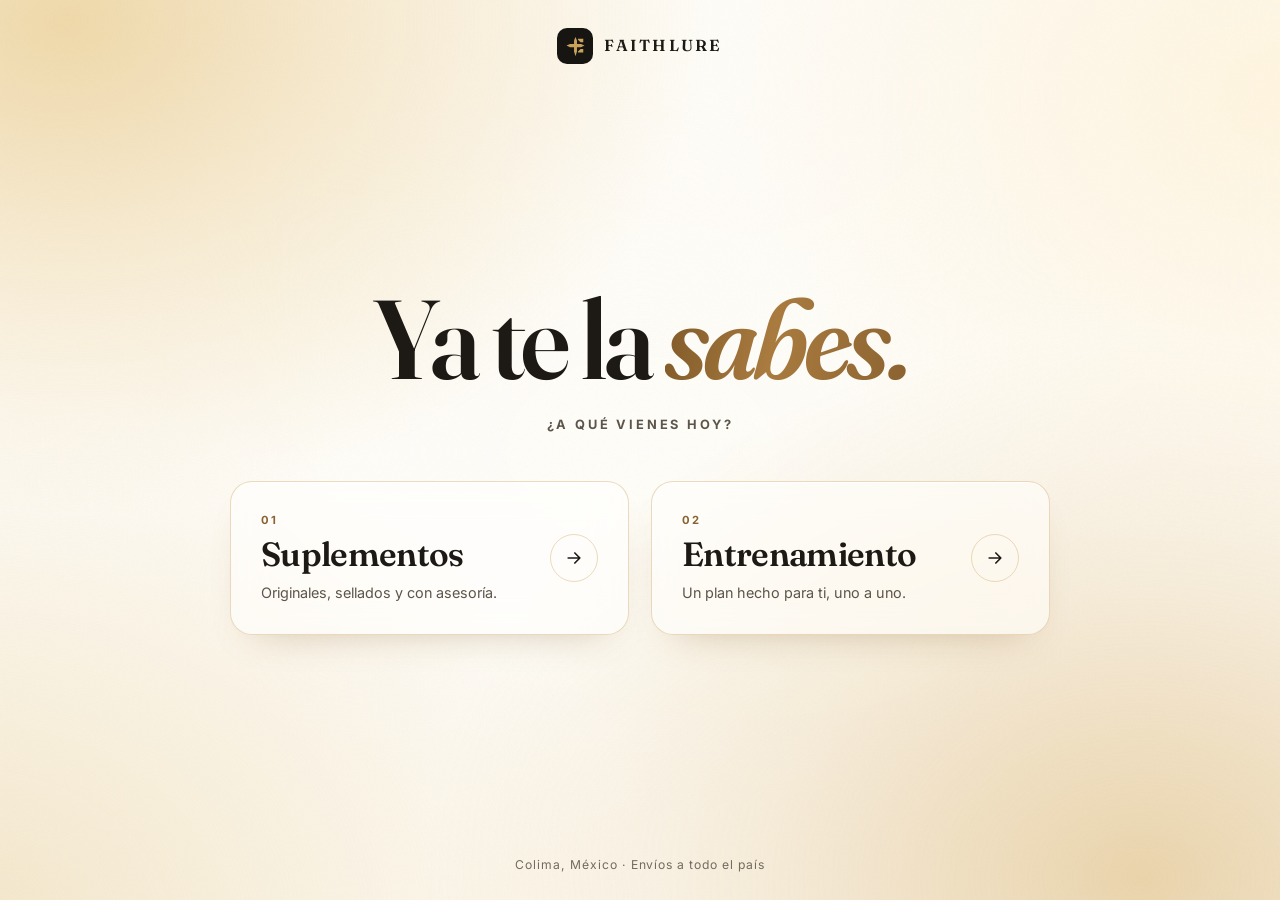
<file: sitio/index.html>
<!DOCTYPE html>
<html lang="es-MX">
<head>
<meta charset="UTF-8">
<meta name="viewport" content="width=device-width, initial-scale=1, viewport-fit=cover">
<title>FaithLure · Ya te la sabes</title>
<meta name="description" content="Suplementos originales y entrenamiento personal en Colima, México. Elige tu camino y hablamos por WhatsApp.">
<meta name="theme-color" content="#fffdf8">
<link rel="icon" href="img/faithlure-mark.svg" type="image/svg+xml">

<meta property="og:type" content="website">
<meta property="og:title" content="FaithLure · Ya te la sabes">
<meta property="og:description" content="Suplementos originales y entrenamiento personal en Colima, México.">
<meta property="og:image" content="img/perfil.png">

<link rel="preconnect" href="https://fonts.googleapis.com">
<link rel="preconnect" href="https://fonts.gstatic.com" crossorigin>
<link href="https://fonts.googleapis.com/css2?family=Fraunces:ital,opsz,wght@0,9..144,500;0,9..144,600;0,9..144,700;1,9..144,500;1,9..144,600&family=Inter:wght@400;500;600;700&display=swap" rel="stylesheet">
<link rel="stylesheet" href="assets/faithlure.css">

<!-- Las dos landings se precargan: al elegir, abren al instante -->
<link rel="prefetch" href="suplementos/">
<link rel="prefetch" href="entrenamiento/">
</head>
<body data-pagina="puerta">

<div class="fondo-oro" aria-hidden="true"></div>

<div class="puerta">
  <header class="puerta__arriba entra entra--1">
    <span class="marca" data-marca="" role="img" aria-label="FaithLure"></span>
  </header>

  <main class="puerta__centro">
    <div class="entra entra--2">
      <h1 class="puerta__lema" id="lema">Ya te la <span class="oro-texto">sabes.</span></h1>
      <p class="puerta__pregunta" id="pregunta">¿A qué vienes hoy?</p>
    </div>

    <nav class="caminos" id="caminos" aria-label="Elige tu camino">
      <a class="camino entra entra--3" href="suplementos/">
        <span><span class="camino__num">01</span><span class="camino__titulo">Suplementos</span></span>
      </a>
      <a class="camino entra entra--4" href="entrenamiento/">
        <span><span class="camino__num">02</span><span class="camino__titulo">Entrenamiento</span></span>
      </a>
    </nav>
  </main>

  <footer class="puerta__pie entra entra--4" id="puertaPie">Colima, México</footer>
</div>

<script src="config.js"></script>
<script src="assets/faithlure.js"></script>
</body>
</html>
</file>
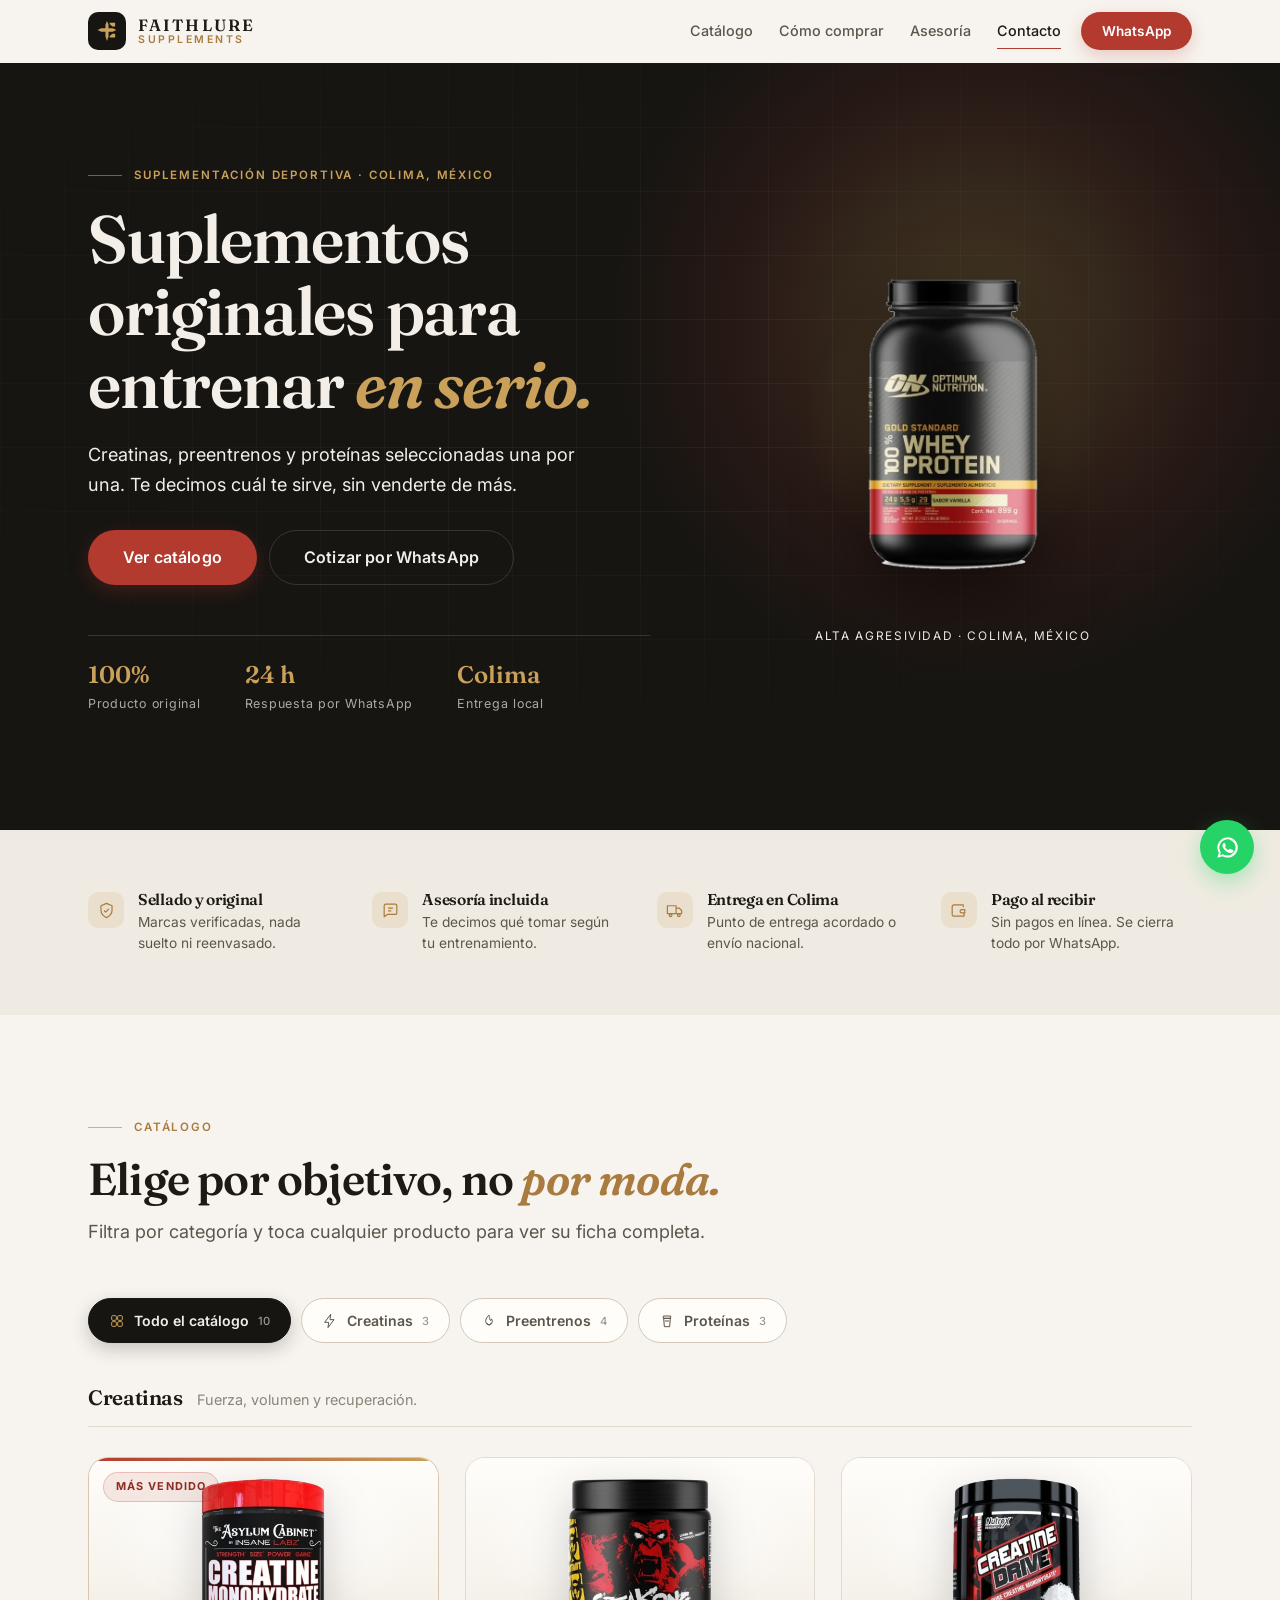
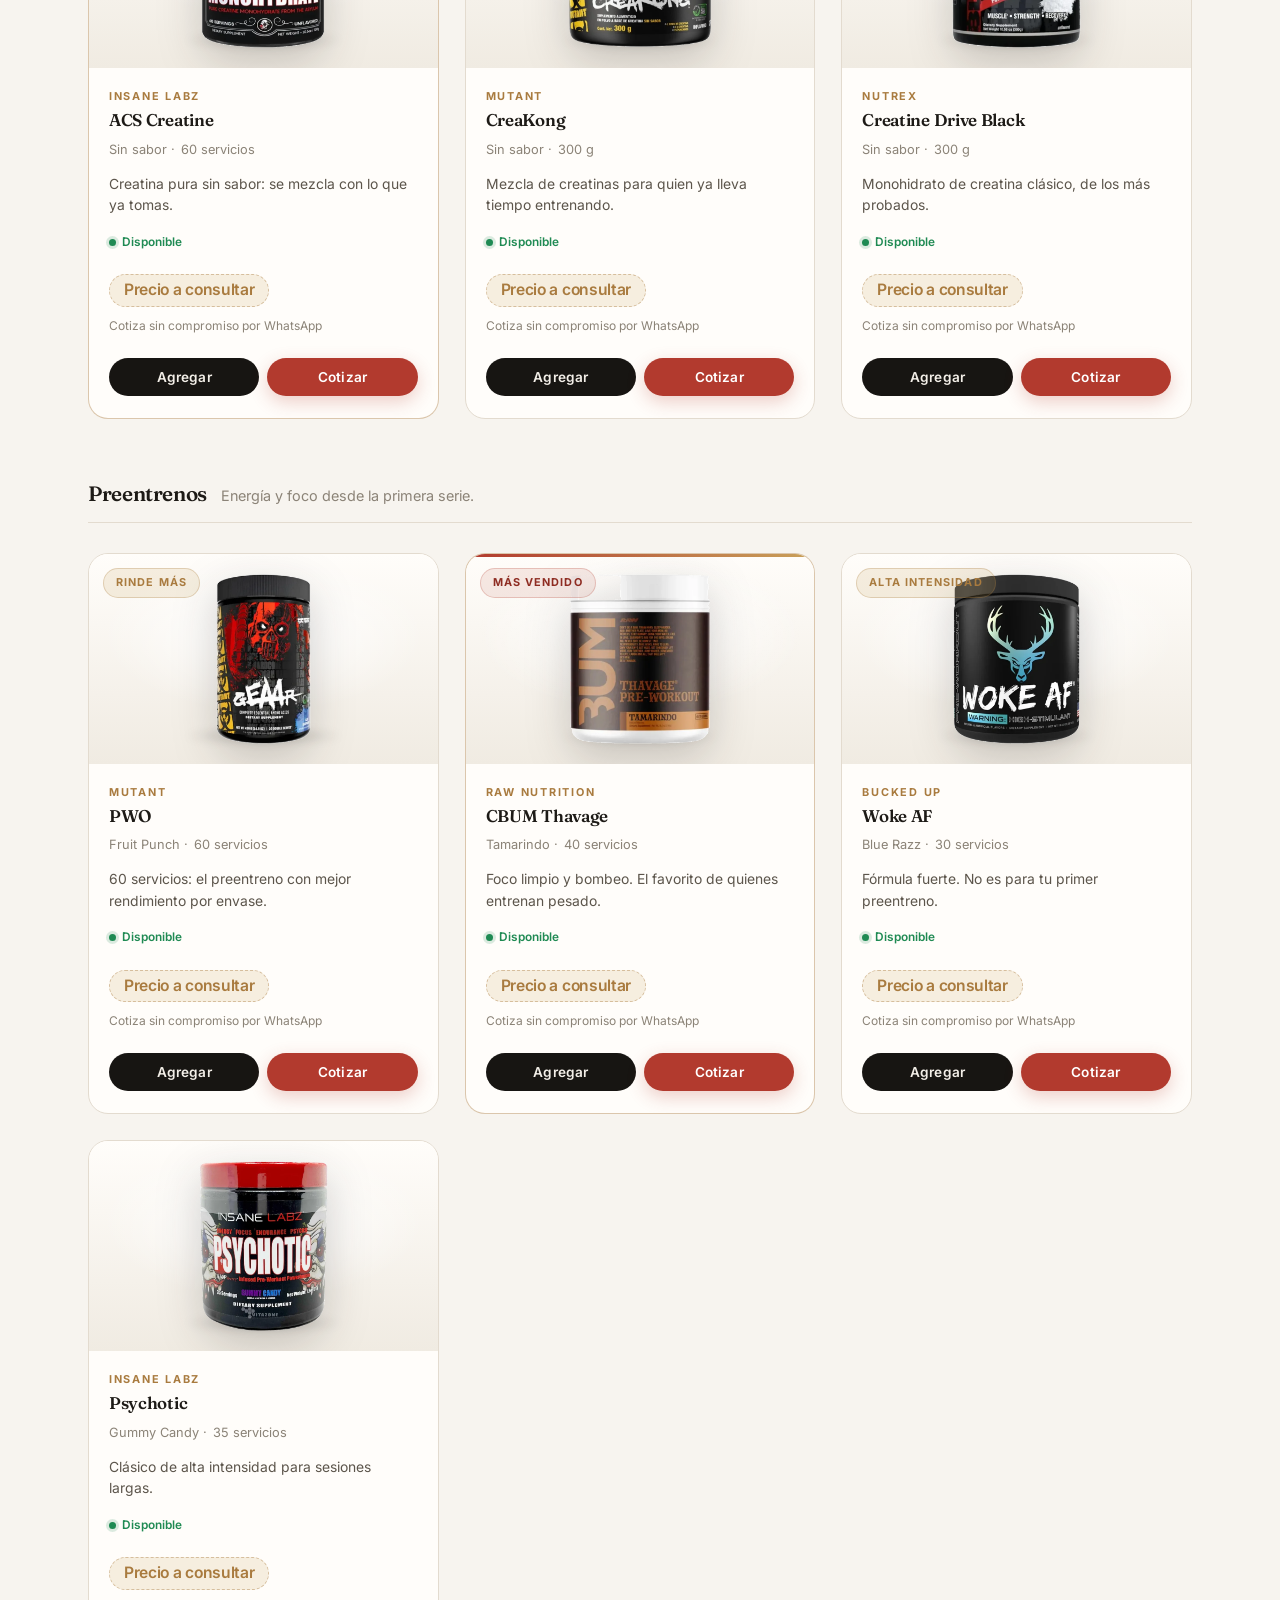
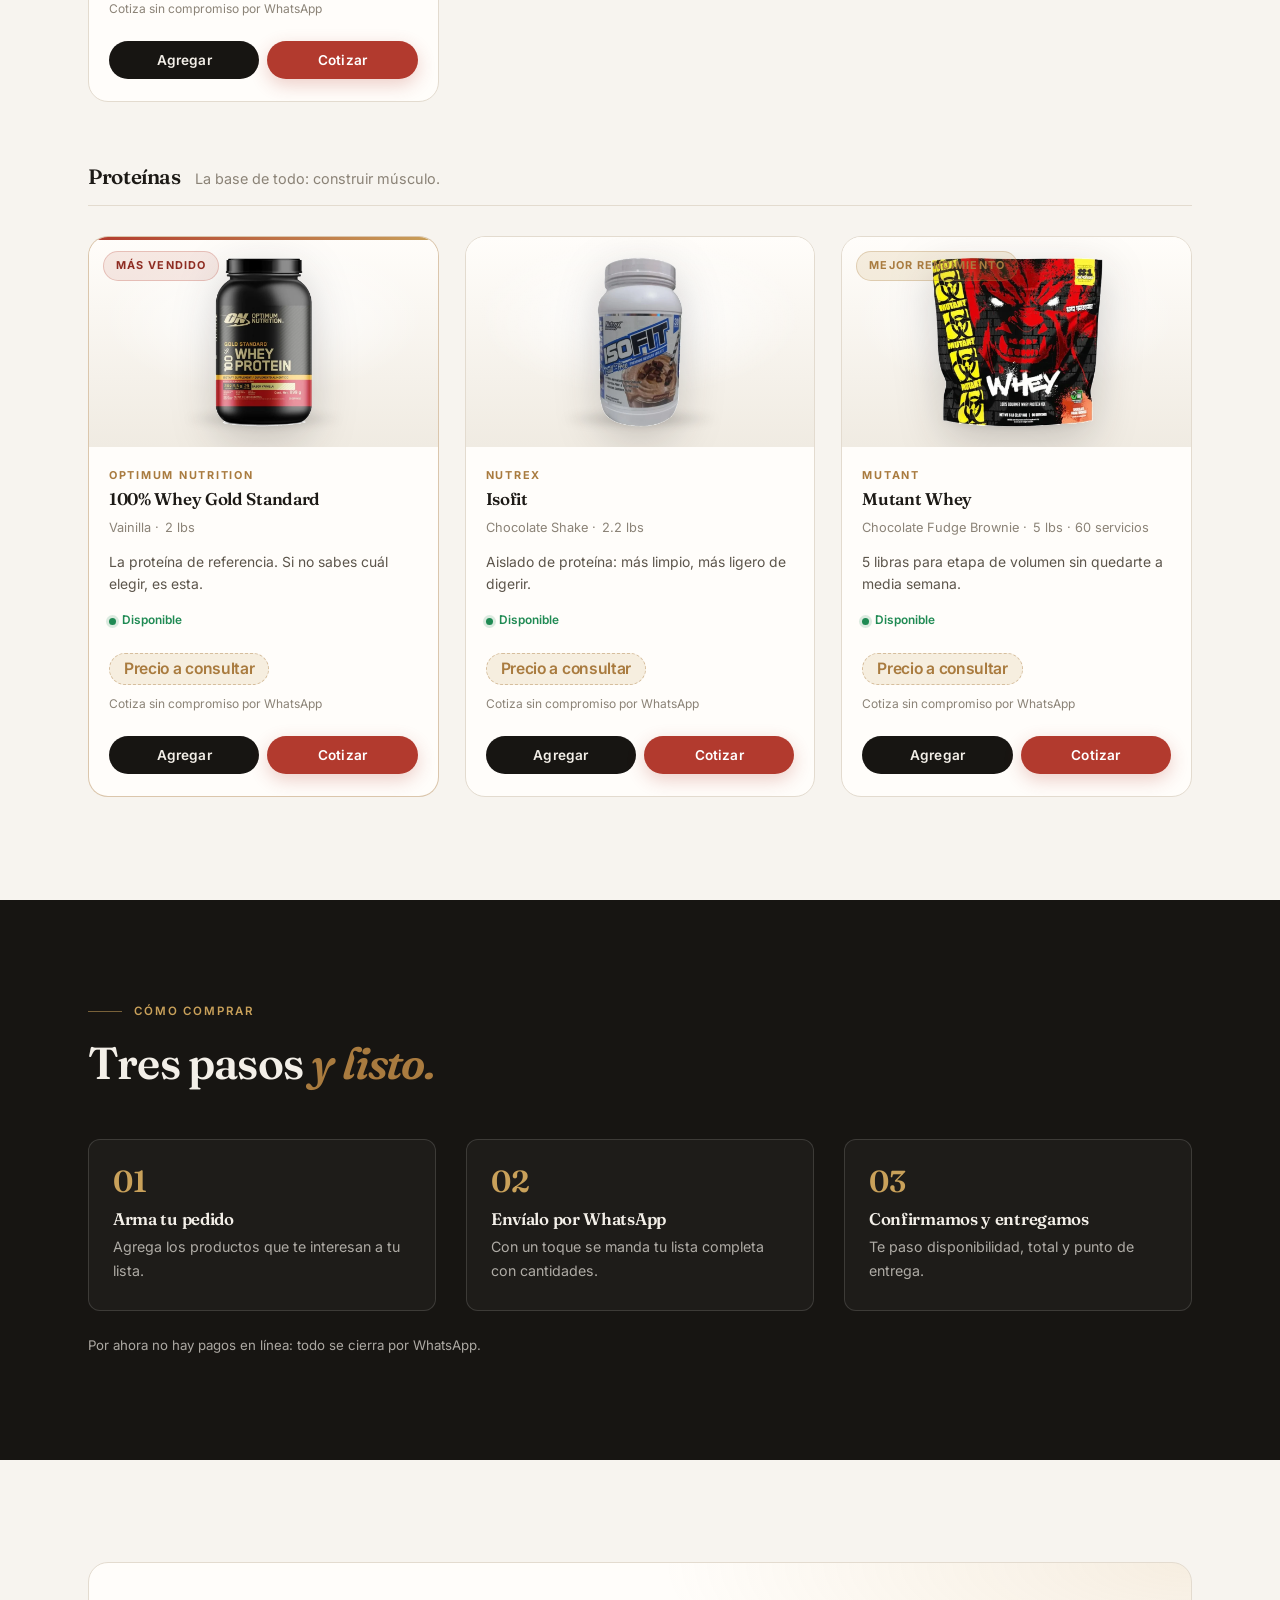
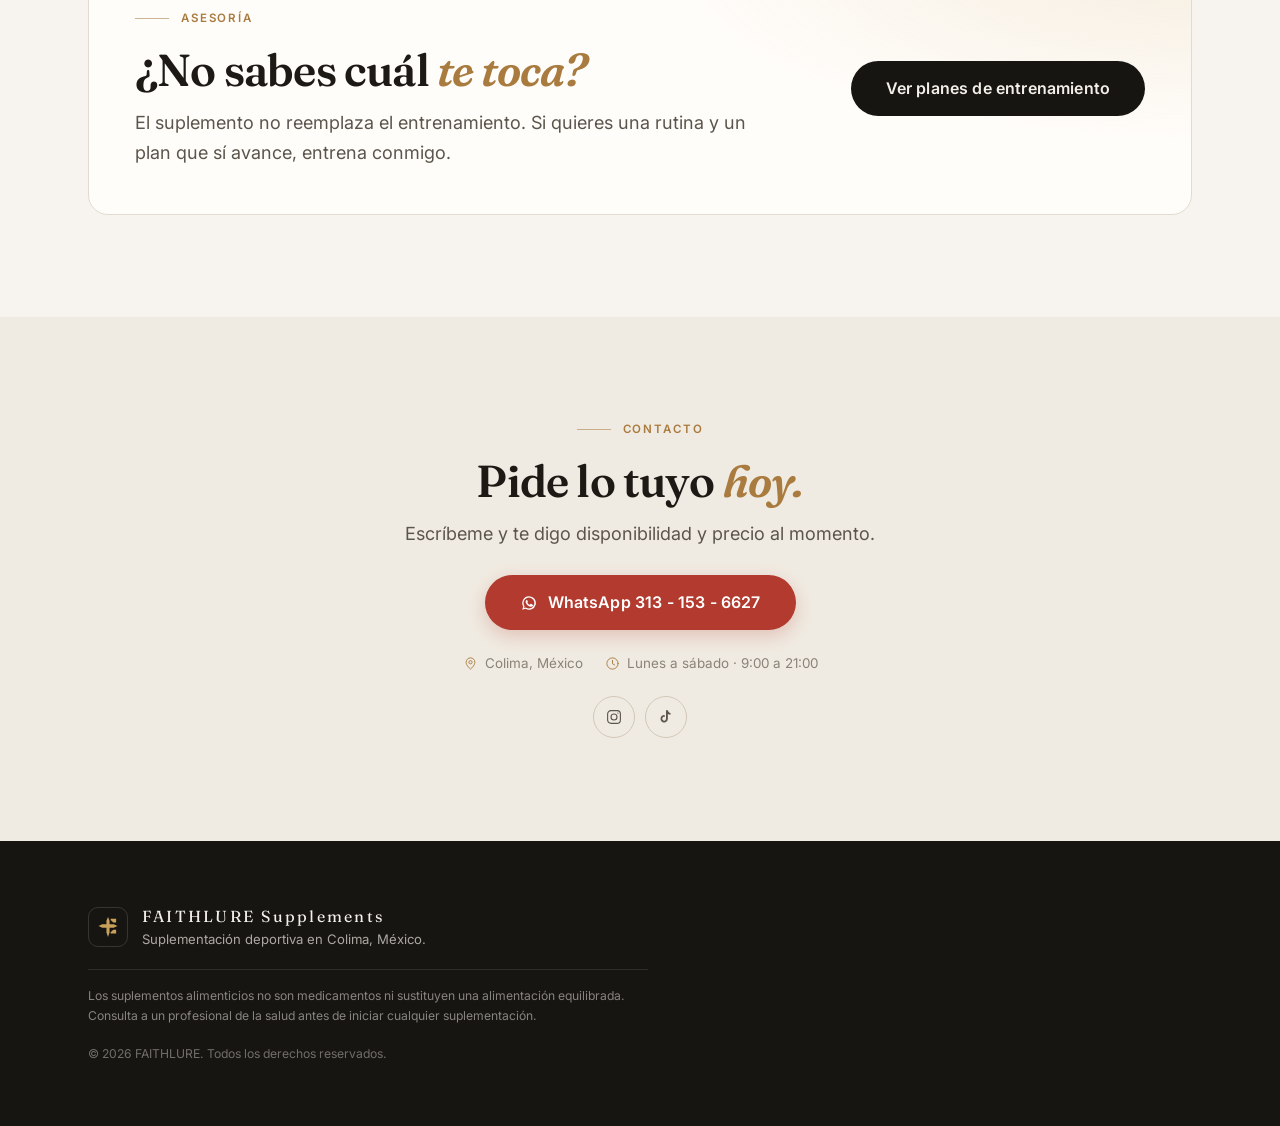
<file: suplementos/index.html>
<!DOCTYPE html>
<html lang="es">
<head>
<meta charset="UTF-8">
<meta name="viewport" content="width=device-width, initial-scale=1.0">
<title>FaithLure Supplements — Suplementos deportivos en Colima</title>
<meta name="description" content="Creatinas, preentrenos y proteínas originales en Colima, México. Cotiza y compra por WhatsApp con asesoría incluida.">
<meta name="theme-color" content="#171512">

<meta property="og:type" content="website">
<meta property="og:title" content="FaithLure Supplements">
<meta property="og:description" content="Creatinas, preentrenos y proteínas originales en Colima, México. Cotiza y compra por WhatsApp.">
<meta property="og:image" content="img/faithlure-mark.svg">

<link rel="icon" href="img/faithlure-mark.svg">
<link rel="preconnect" href="https://fonts.googleapis.com">
<link rel="preconnect" href="https://fonts.gstatic.com" crossorigin>
<link href="https://fonts.googleapis.com/css2?family=Fraunces:opsz,wght@9..144,400;9..144,500;9..144,600;9..144,700&family=Inter:wght@400;500;600;700&display=swap" rel="stylesheet">

<link rel="stylesheet" href="style.css">
</head>
<body>

<a href="#top" class="skip-link">Saltar al contenido</a>

<!-- ============================================================
     NAV
     ============================================================ -->
<header class="nav" id="nav">
  <div class="nav__inner">
    <a href="#top" class="nav__brand-link" aria-label="FaithLure Supplements">
      <span class="nav__mark" aria-hidden="true">
        <svg viewBox="0 0 100 100" fill="currentColor">
          <polygon points="43,22 50,5 57,22 57,74 50,96 43,74"/>
          <polygon points="24,38 7,45.5 24,53 76,53 93,45.5 76,38"/>
          <polygon points="62,13 87,13 87,30 74,30 62,18"/>
          <polygon points="62,79 87,79 87,62 74,62 62,74"/>
        </svg>
      </span>
      <span class="nav__brand-text">
        <span class="nav__brand" id="navBrand"></span>
        <span class="nav__role" id="navRole"></span>
      </span>
    </a>

    <nav class="nav__links" id="navLinks" aria-label="Navegación principal">
      <a href="#catalogo">Catálogo</a>
      <a href="#como-comprar">Cómo comprar</a>
      <a href="#asesoria">Asesoría</a>
      <a href="#contacto">Contacto</a>
    </nav>

    <a href="#" class="btn btn--primary btn--sm btn--glow nav__cta" id="navCta">WhatsApp</a>

    <button class="nav__toggle" id="navToggle" aria-label="Abrir menú" aria-expanded="false" aria-controls="navLinks">
      <span></span><span></span><span></span>
    </button>
  </div>
</header>

<main id="top">

  <!-- ============================================================
       HERO
       ============================================================ -->
  <section class="hero">
    <span class="hero__glow" aria-hidden="true"></span>
    <span class="hero__grid-lines" aria-hidden="true"></span>

    <div class="hero__inner">
      <div class="hero__content reveal">
        <p class="eyebrow"><span class="eyebrow__rule" aria-hidden="true"></span><span id="heroEyebrow"></span></p>
        <h1 class="hero__headline" id="heroHeadline"></h1>
        <p class="hero__sub" id="heroSub"></p>

        <div class="hero__ctas">
          <a href="#catalogo" class="btn btn--primary btn--lg btn--glow" id="heroCtaPrimary"></a>
          <a href="#" class="btn btn--outline btn--lg" id="heroCtaSecondary"></a>
        </div>

        <ul class="hero__stats" id="heroStats"></ul>
      </div>

      <div class="hero__stage reveal reveal--delay">
        <div class="stage" id="heroStage" aria-hidden="true"></div>
        <p class="stage__hint" id="heroStageHint"></p>
      </div>
    </div>
  </section>

  <!-- ============================================================
       CONFIANZA
       ============================================================ -->
  <section class="section section--tight section--alt" aria-label="Por qué comprar aquí">
    <div class="container">
      <ul class="trust reveal" id="trustList"></ul>
    </div>
  </section>

  <!-- ============================================================
       CATÁLOGO
       ============================================================ -->
  <section class="section" id="catalogo">
    <div class="container">
      <header class="section__head reveal">
        <p class="eyebrow"><span class="eyebrow__rule" aria-hidden="true"></span><span id="catalogEyebrow"></span></p>
        <h2 class="section__title" id="catalogTitle"></h2>
        <p class="lead" id="catalogText"></p>
      </header>

      <div class="filters reveal" id="filters" role="tablist" aria-label="Categorías"></div>

      <div class="catalog" id="catalogGroups"></div>
    </div>
  </section>

  <!-- ============================================================
       CÓMO COMPRAR
       ============================================================ -->
  <section class="section section--ink" id="como-comprar">
    <div class="container">
      <header class="section__head reveal">
        <p class="eyebrow"><span class="eyebrow__rule" aria-hidden="true"></span><span id="howEyebrow"></span></p>
        <h2 class="section__title" id="howTitle"></h2>
      </header>
      <ol class="steps reveal" id="howSteps"></ol>
      <p class="steps__note" id="howNote"></p>
    </div>
  </section>

  <!-- ============================================================
       ASESORÍA / COACH
       ============================================================ -->
  <section class="section" id="asesoria">
    <div class="container">
      <div class="coach reveal">
        <div class="coach__text">
          <p class="eyebrow"><span class="eyebrow__rule" aria-hidden="true"></span><span id="coachEyebrow"></span></p>
          <h2 class="section__title" id="coachTitle"></h2>
          <p class="lead" id="coachText"></p>
        </div>
        <div class="coach__action">
          <a href="#" class="btn btn--ink btn--lg" id="coachCta" target="_blank" rel="noopener"></a>
        </div>
      </div>
    </div>
  </section>

  <!-- ============================================================
       CONTACTO
       ============================================================ -->
  <section class="section section--alt" id="contacto">
    <div class="container">
      <div class="contact reveal">
        <p class="eyebrow"><span class="eyebrow__rule" aria-hidden="true"></span><span id="contactEyebrow"></span></p>
        <h2 class="section__title" id="contactTitle"></h2>
        <p class="lead" id="contactText"></p>

        <a href="#" class="btn btn--primary btn--lg btn--glow contact__wa" id="contactWhatsapp"></a>

        <ul class="contact__meta" id="contactMeta"></ul>
        <ul class="contact__social" id="contactSocial"></ul>
      </div>
    </div>
  </section>
</main>

<!-- ============================================================
     FOOTER
     ============================================================ -->
<footer class="footer">
  <div class="container footer__inner">
    <div class="footer__brand">
      <span class="footer__mark" aria-hidden="true">
        <svg viewBox="0 0 100 100" fill="currentColor">
          <polygon points="43,22 50,5 57,22 57,74 50,96 43,74"/>
          <polygon points="24,38 7,45.5 24,53 76,53 93,45.5 76,38"/>
          <polygon points="62,13 87,13 87,30 74,30 62,18"/>
          <polygon points="62,79 87,79 87,62 74,62 62,74"/>
        </svg>
      </span>
      <div>
        <p class="footer__name" id="footerName"></p>
        <p class="footer__text" id="footerText"></p>
      </div>
    </div>
    <p class="footer__legal" id="footerLegal"></p>
    <p class="footer__copy" id="footerCopy"></p>
  </div>
</footer>

<!-- ============================================================
     FICHA DE PRODUCTO EN 3D (se abre al tocar una tarjeta)
     ============================================================ -->
<div class="modal" id="productModal" hidden>
  <div class="modal__backdrop" data-close></div>
  <div class="modal__dialog" role="dialog" aria-modal="true" aria-labelledby="modalName">
    <button class="modal__close" id="modalClose" aria-label="Cerrar ficha"></button>
    <div class="modal__body" id="modalBody"></div>
  </div>
</div>

<!-- ============================================================
     LISTA DE PEDIDO
     ============================================================ -->
<div class="cart" id="cart" hidden>
  <div class="cart__backdrop" data-close></div>
  <aside class="cart__panel" role="dialog" aria-modal="true" aria-labelledby="cartTitle">
    <header class="cart__head">
      <h2 class="cart__title" id="cartTitle">Tu lista de pedido</h2>
      <button class="cart__close" id="cartClose" aria-label="Cerrar lista"></button>
    </header>
    <div class="cart__items" id="cartItems"></div>
    <footer class="cart__foot">
      <p class="cart__note" id="cartNote"></p>
      <a href="#" class="btn btn--primary btn--block btn--lg btn--glow" id="cartSend"></a>
      <button class="cart__clear" id="cartClear" type="button">Vaciar lista</button>
    </footer>
  </aside>
</div>

<!-- ============================================================
     BOTONES FLOTANTES
     ============================================================ -->
<div class="fabs">
  <button class="fab fab--cart" id="cartFab" type="button" hidden>
    <span class="fab__icon" aria-hidden="true"></span>
    <span class="fab__text">Tu pedido</span>
    <span class="fab__count" id="cartCount">0</span>
  </button>
  <a href="#" class="fab fab--wa" id="whatsappFab" aria-label="Escribir por WhatsApp"></a>
</div>

<!-- Aviso corto al agregar un producto -->
<div class="toast" id="toast" role="status" aria-live="polite"></div>

<script src="catalogo.js"></script>
<script src="script.js"></script>
</body>
</html>
</file>
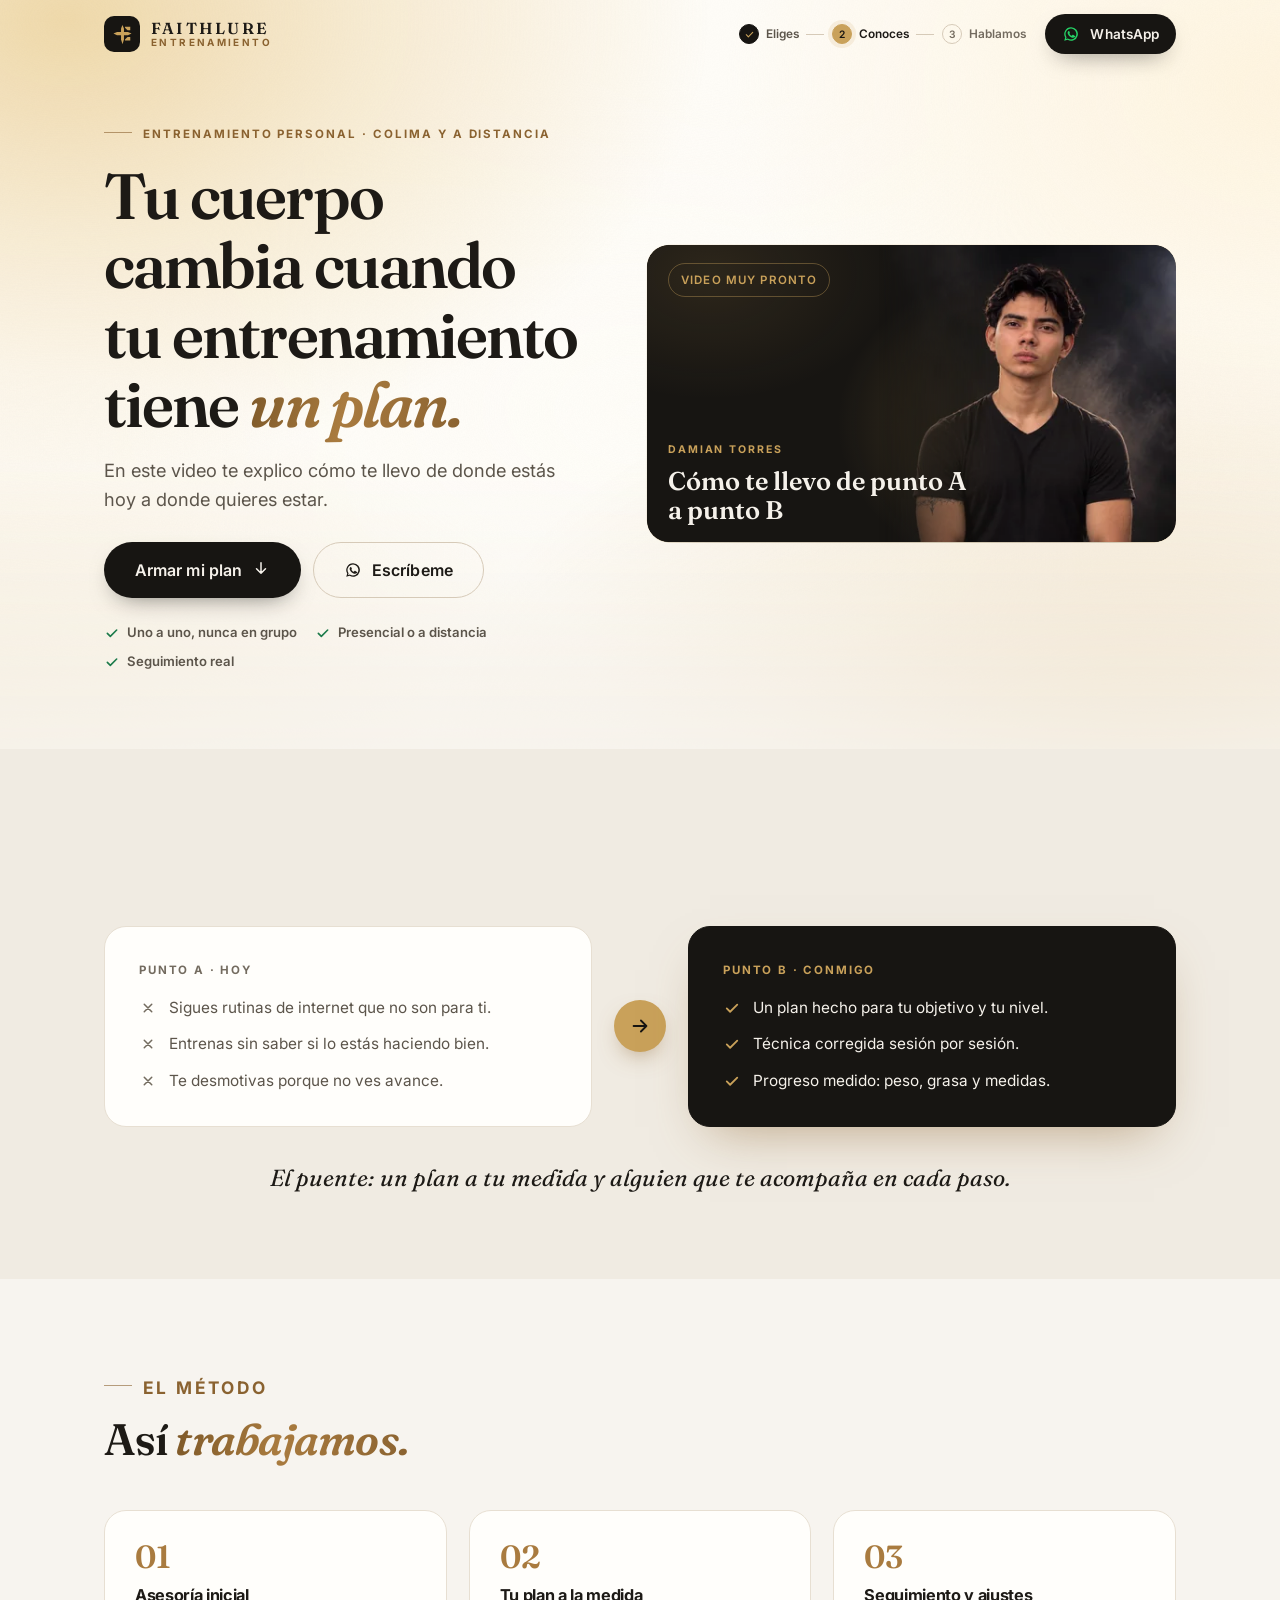
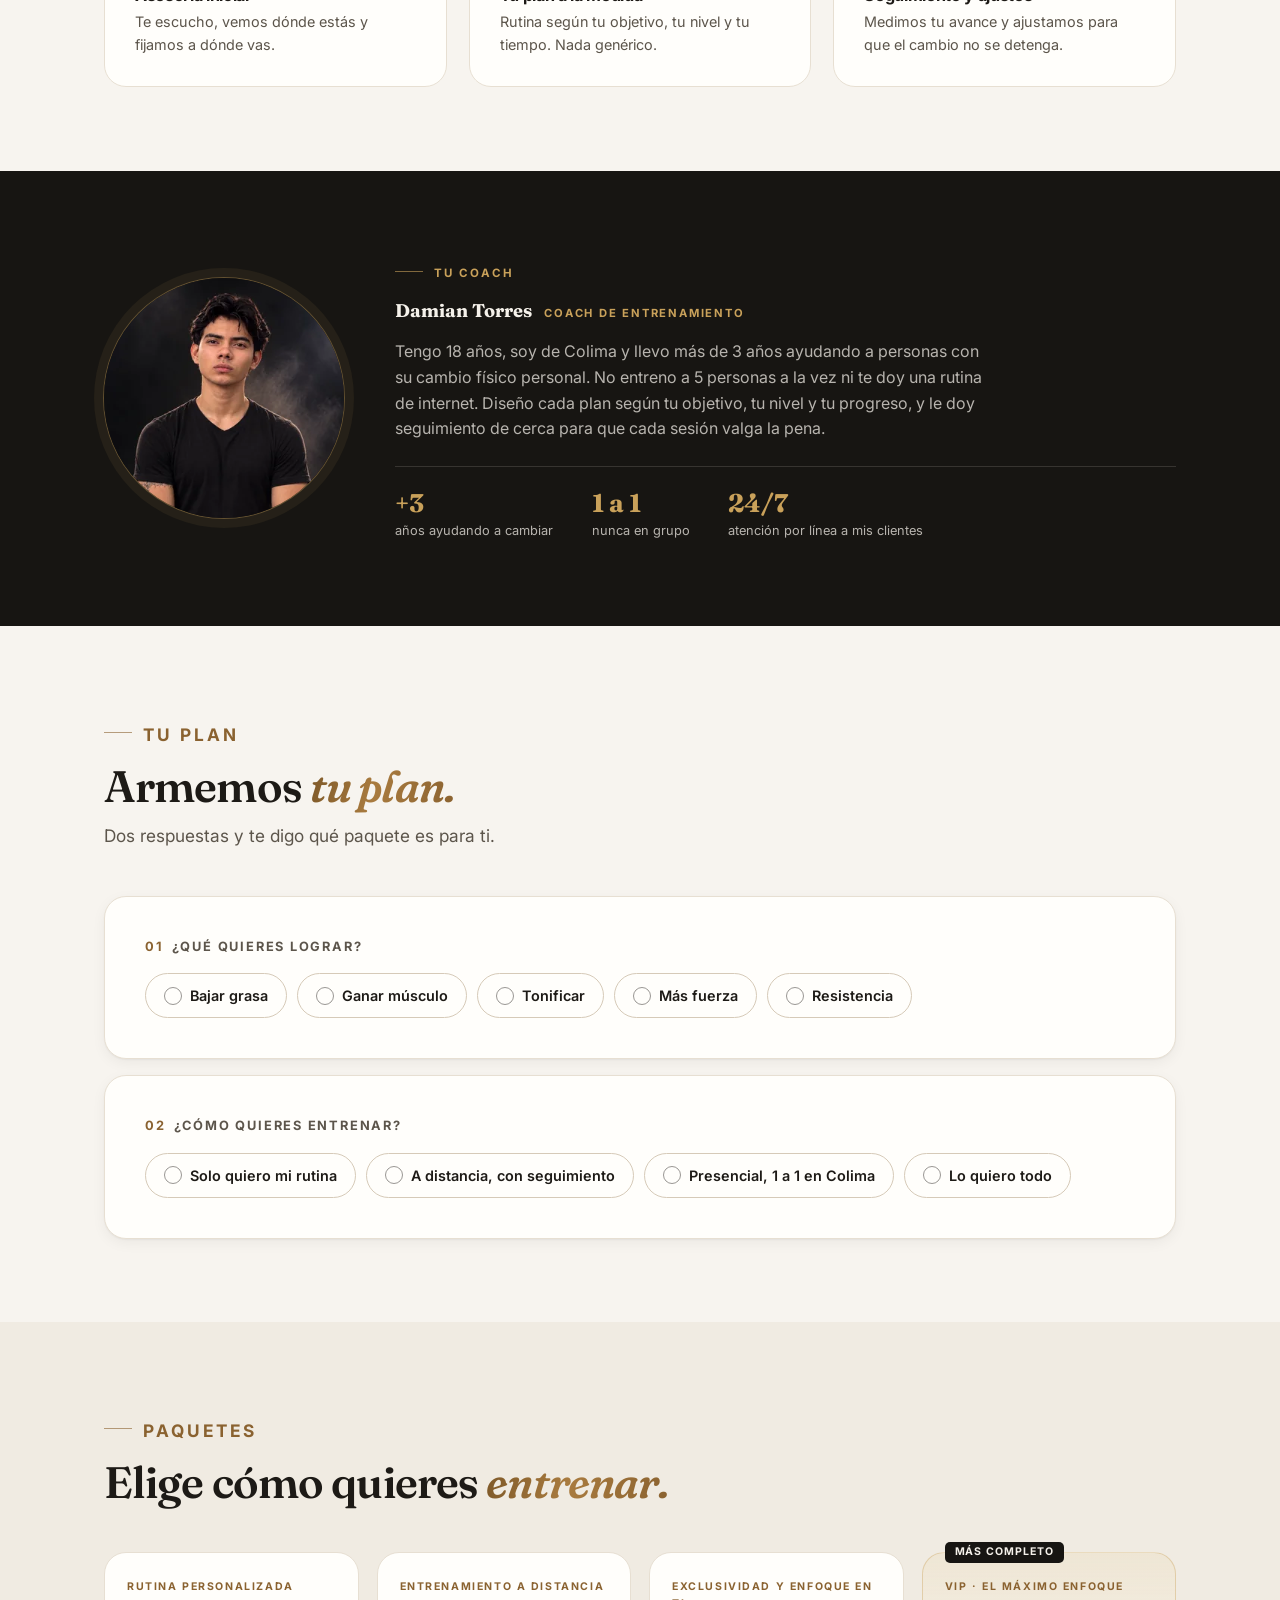
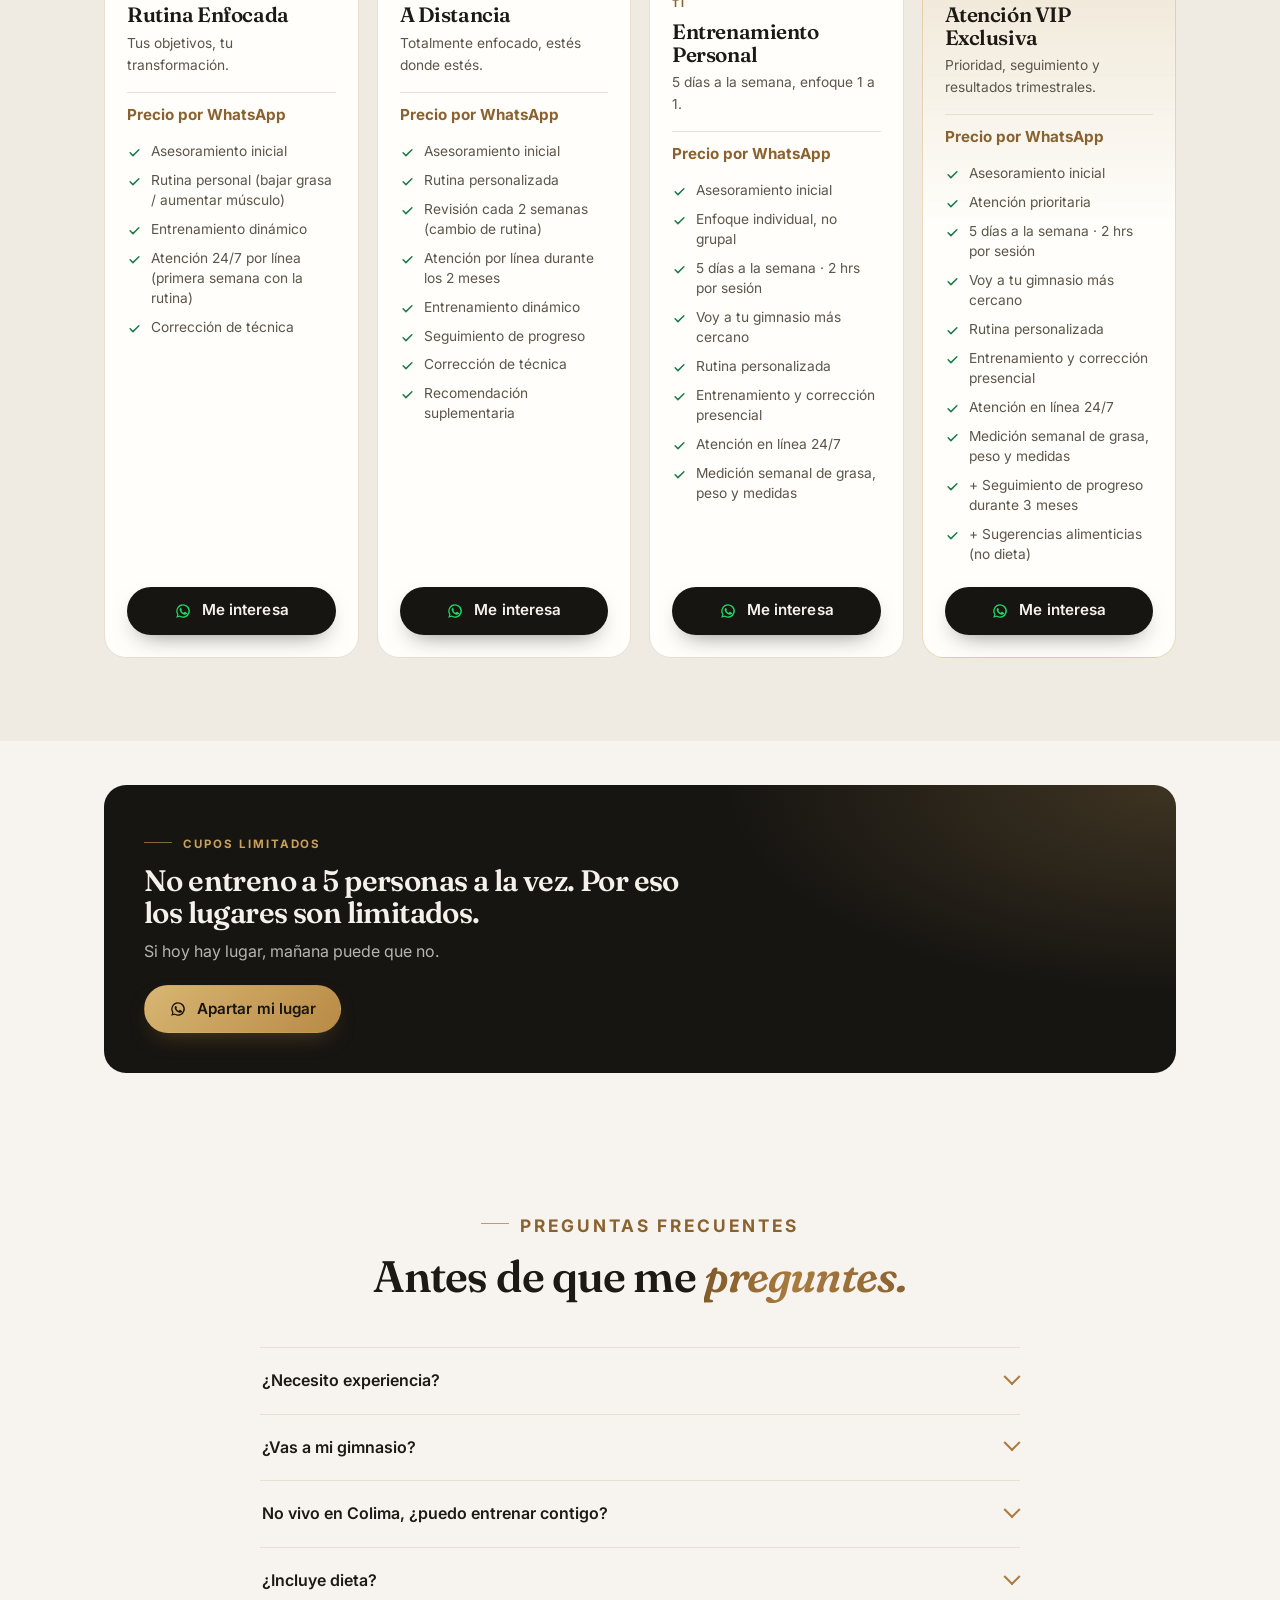
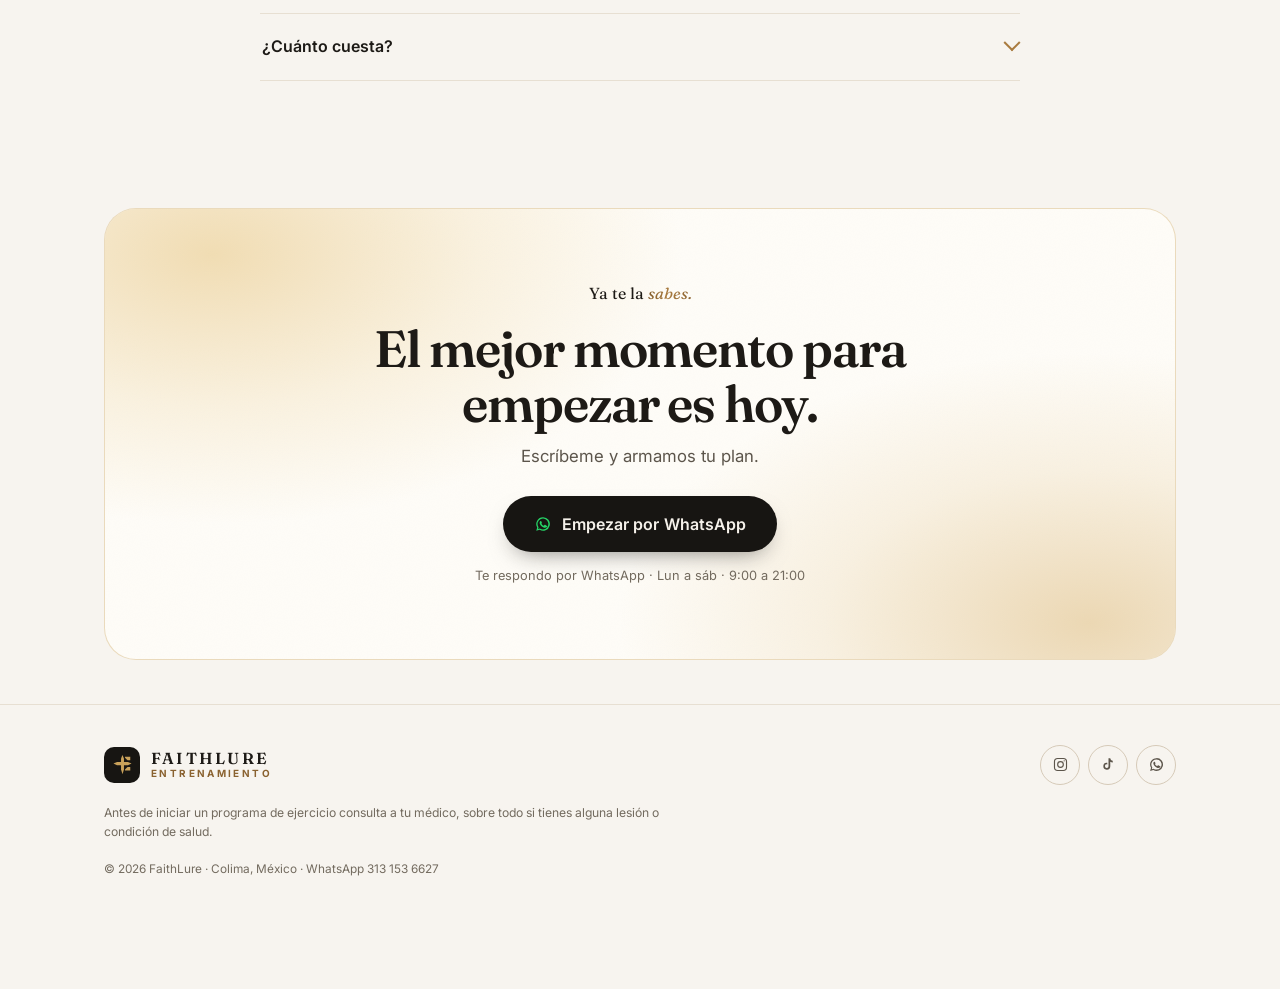
<file: sitio/entrenamiento/index.html>
<!DOCTYPE html>
<html lang="es-MX">
<head>
<meta charset="UTF-8">
<meta name="viewport" content="width=device-width, initial-scale=1, viewport-fit=cover">
<title>Entrenamiento personal en Colima · FaithLure</title>
<meta name="description" content="Entrenamiento uno a uno con Damian Torres, presencial en Colima o a distancia. Arma tu plan en dos respuestas y empieza por WhatsApp.">
<meta name="theme-color" content="#fffdf8">
<link rel="icon" href="../img/faithlure-mark.svg" type="image/svg+xml">

<meta property="og:type" content="website">
<meta property="og:title" content="Entrenamiento personal en Colima · FaithLure">
<meta property="og:description" content="Entrenamiento uno a uno con Damian Torres, presencial en Colima o a distancia. Arma tu plan en dos respuestas y empieza por WhatsApp.">
<meta property="og:image" content="../img/perfil.png">

<link rel="preconnect" href="https://fonts.googleapis.com">
<link rel="preconnect" href="https://fonts.gstatic.com" crossorigin>
<link href="https://fonts.googleapis.com/css2?family=Fraunces:ital,opsz,wght@0,9..144,500;0,9..144,600;0,9..144,700;1,9..144,500;1,9..144,600&family=Inter:wght@400;500;600;700&display=swap" rel="stylesheet">
<link rel="stylesheet" href="../assets/faithlure.css">
</head>
<body class="landing" data-pagina="entrenamiento" data-base="../">

<a class="salto" href="#contenido">Saltar al contenido</a>
<div class="fondo-oro fondo-oro--arriba" aria-hidden="true"></div>

<header class="barra" id="barra">
  <div class="contenedor barra__dentro">
    <a class="marca" href="../" data-marca="Entrenamiento" aria-label="FaithLure, volver al inicio"></a>
    <div class="pasos" id="pasos"></div>
    <a class="btn btn--tinta btn--chico" data-wa="general" data-origen="barra" href="#">
      <svg class="ico-wa" viewBox="0 0 24 24" fill="currentColor" aria-hidden="true"><path d="M12 3a9 9 0 0 0-7.7 13.6L3 21l4.5-1.3A9 9 0 1 0 12 3zm0 16.2a7.2 7.2 0 0 1-3.7-1l-.3-.2-2.7.8.8-2.6-.2-.3A7.2 7.2 0 1 1 12 19.2zm4-5.4c-.2-.1-1.3-.6-1.5-.7-.2-.1-.3-.1-.5.1s-.6.7-.7.9-.3.2-.5.1a5.9 5.9 0 0 1-1.7-1 6.4 6.4 0 0 1-1.2-1.5c-.1-.2 0-.3.1-.4l.3-.4c.1-.1.1-.2.2-.4a.4.4 0 0 0 0-.4c-.1-.1-.5-1.2-.7-1.6s-.4-.4-.5-.4h-.4a.9.9 0 0 0-.6.3 2.6 2.6 0 0 0-.8 2c0 1.2.9 2.3 1 2.5s1.7 2.6 4.2 3.6a5.4 5.4 0 0 0 3.2.2 2.4 2.4 0 0 0 1.5-1.1c.2-.4.2-.7.1-.8s-.2-.1-.4-.2z"/></svg>
      <span class="btn__texto">WhatsApp</span>
    </a>
  </div>
</header>

<main id="contenido">
  <section class="intro">
    <div class="contenedor intro__rejilla">
      <div class="intro__cabeza">
        <p class="antes" id="introAntes"></p>
        <h1 class="intro__titulo" id="introTitulo"></h1>
        <p class="intro__sub" id="introSub"></p>
      </div>
      <div class="intro__video"><div class="video" id="video"></div></div>
      <div class="intro__pie">
        <div class="intro__acciones" id="introAcciones"></div>
        <ul class="sellos" id="introSellos"></ul>
      </div>
    </div>
  </section>
  <section class="seccion seccion--papel2" id="ab"></section>
  <section class="seccion" id="metodo"></section>
  <section class="seccion seccion--tinta" id="coach"></section>
  <section class="seccion" id="plan"></section>
  <section class="seccion seccion--papel2" id="paquetes"></section>
  <section class="seccion seccion--apretada" id="cupos"></section>
  <section class="seccion" id="testimonios" hidden></section>
  <section class="seccion" id="preguntas"></section>
  <section class="seccion seccion--apretada" id="cierre"></section>
</main>

<footer class="pie" id="pie"></footer>

<div class="fija" id="fija" aria-hidden="true"></div>

<div class="capa" id="capa" hidden>
  <div class="capa__fondo" data-cerrar></div>
  <div class="capa__caja" role="dialog" aria-modal="true" aria-labelledby="capaTitulo">
    <button class="capa__cerrar" type="button" data-cerrar aria-label="Cerrar"></button>
    <div id="capaCuerpo"></div>
  </div>
</div>

<div class="aviso" id="aviso" role="status" aria-live="polite"></div>

<noscript>
  <p style="padding:24px;text-align:center">Escríbeme por WhatsApp:
    <a href="https://wa.me/523131536627">313 153 6627</a></p>
</noscript>

<script src="../config.js"></script>
<script src="../assets/faithlure.js"></script>
</body>
</html>
</file>
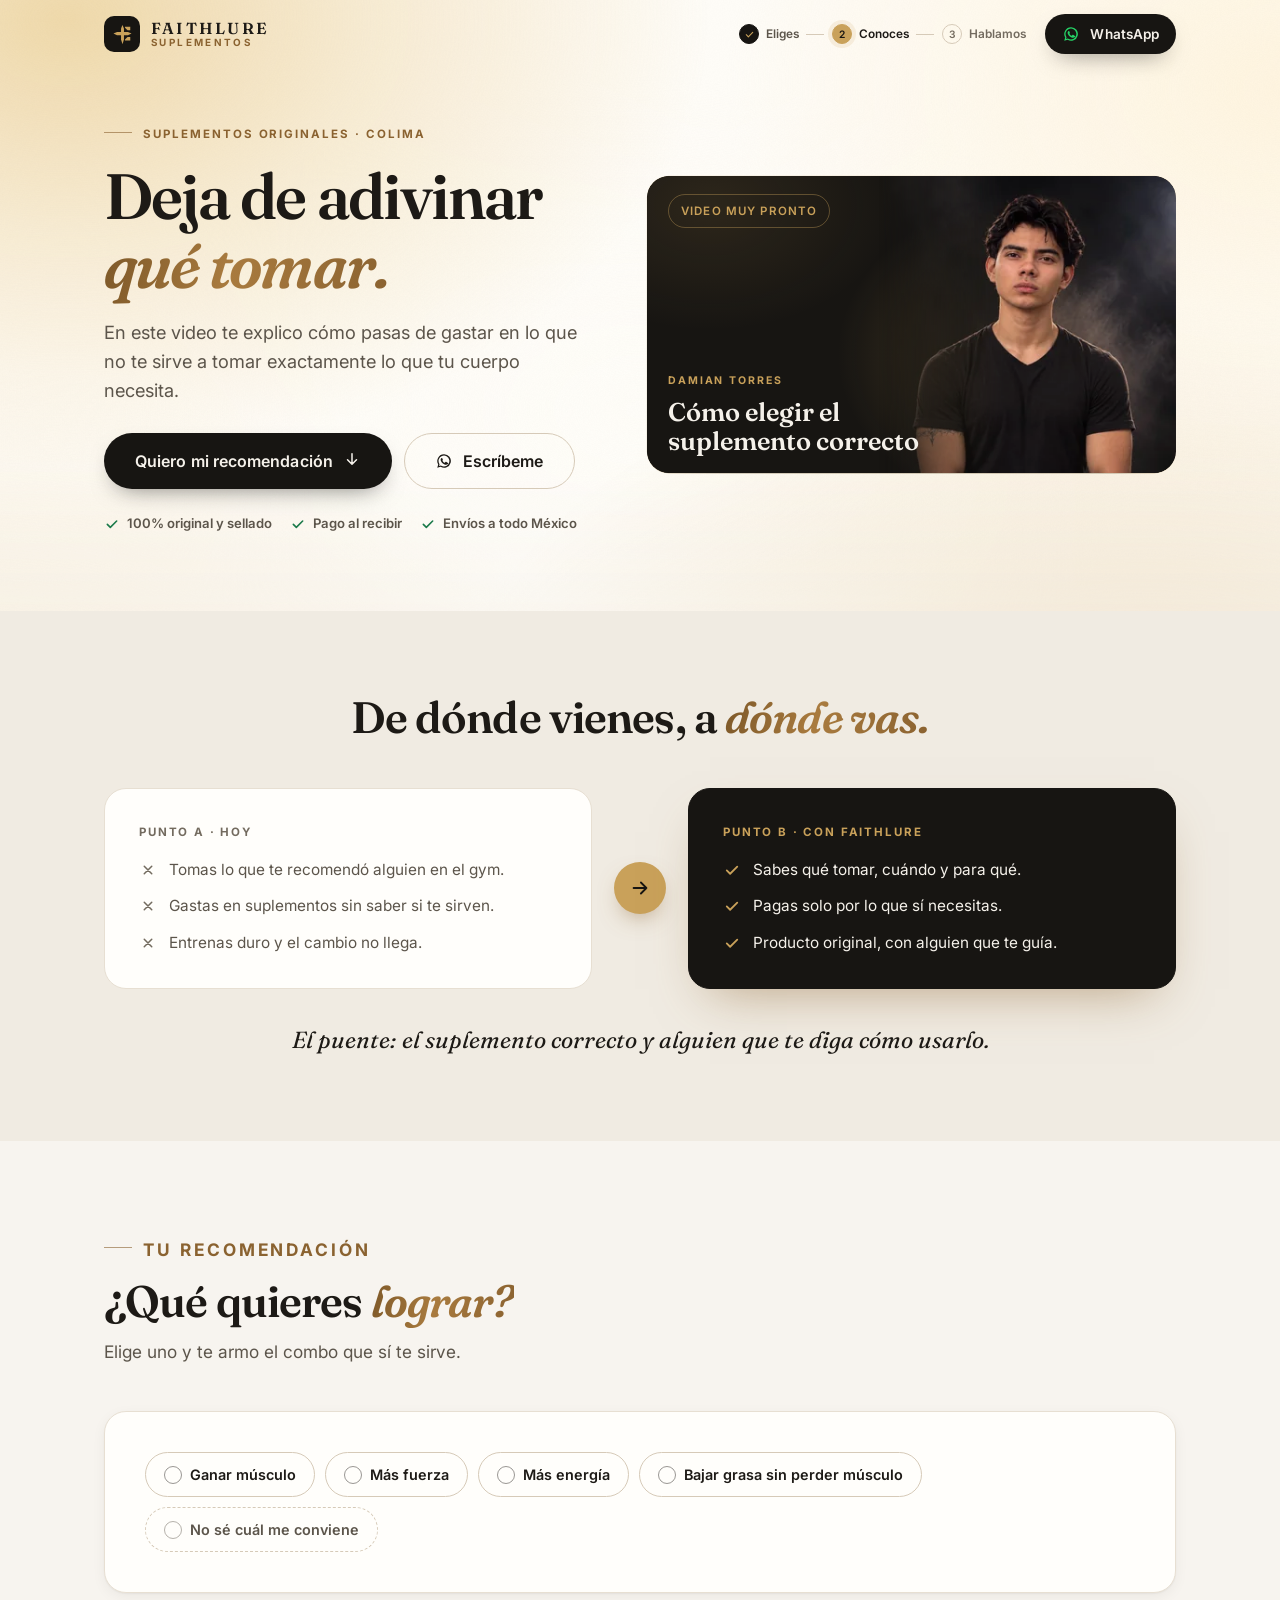
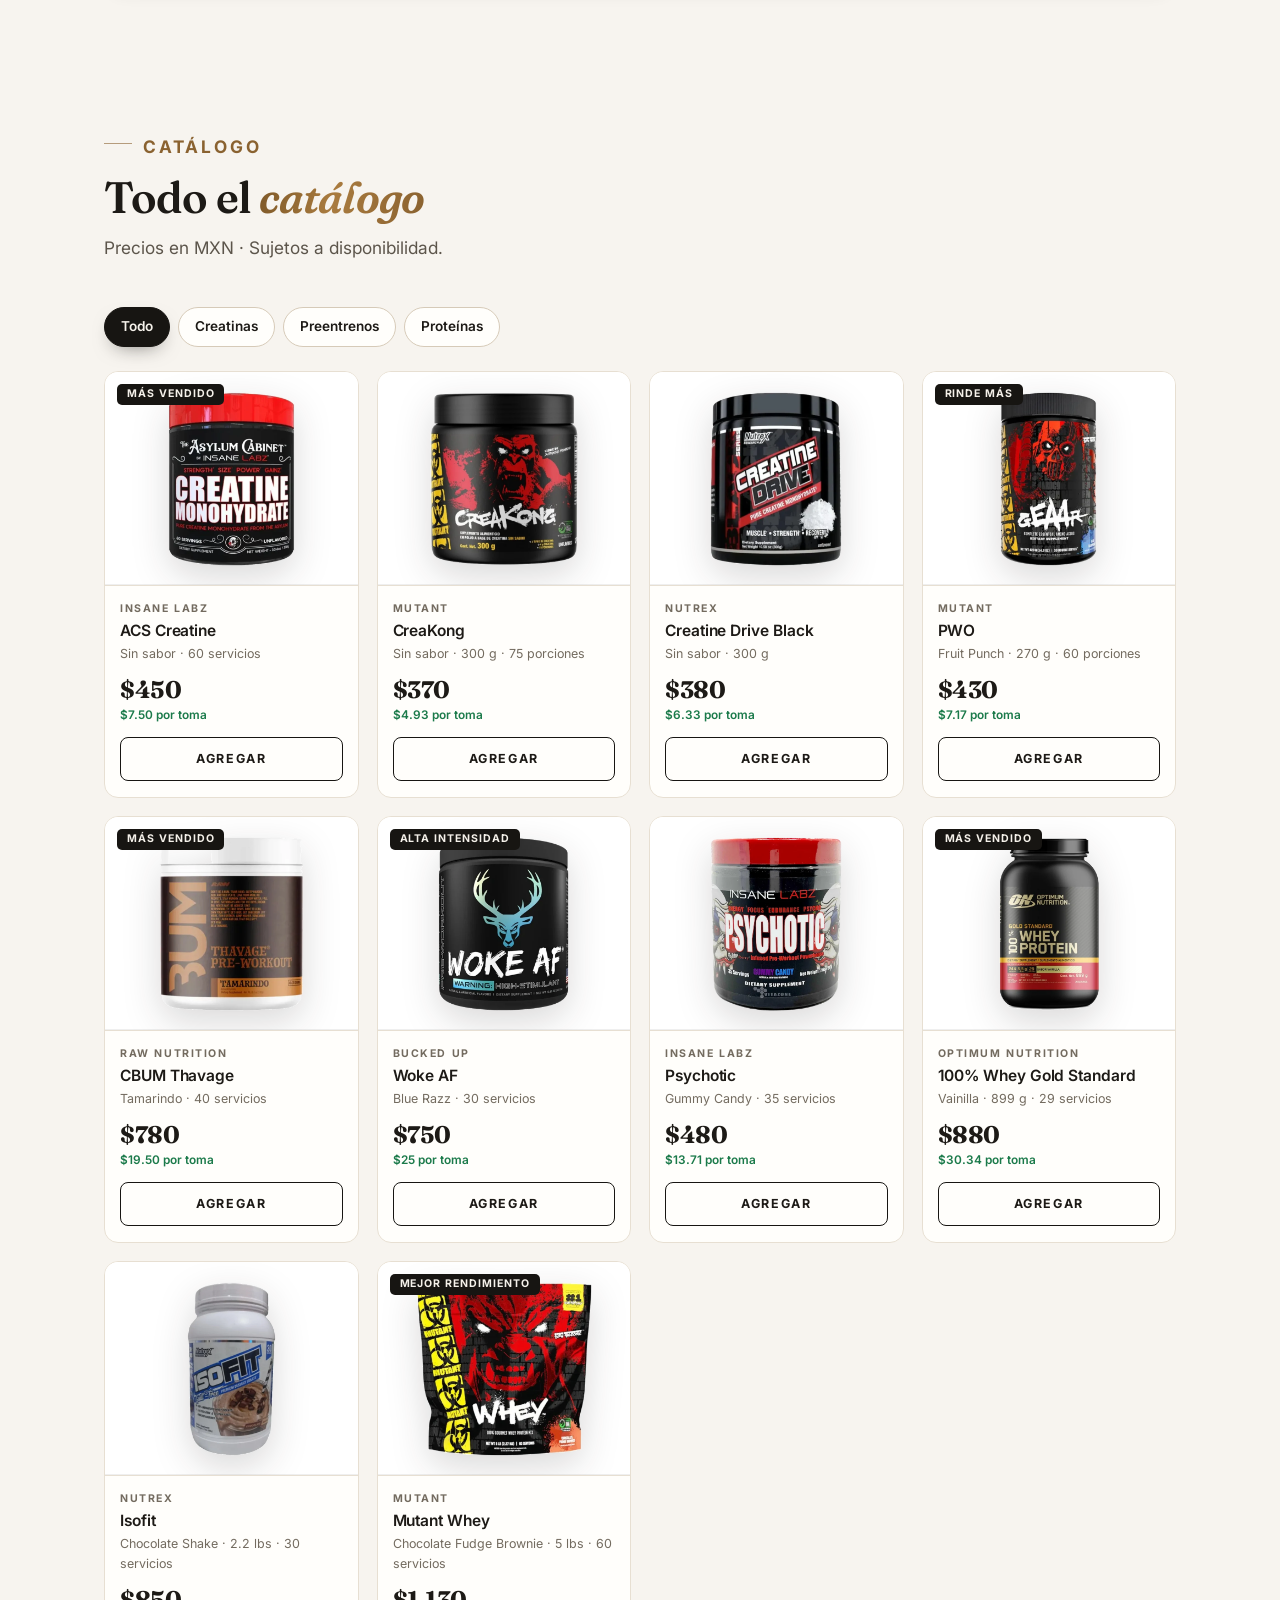
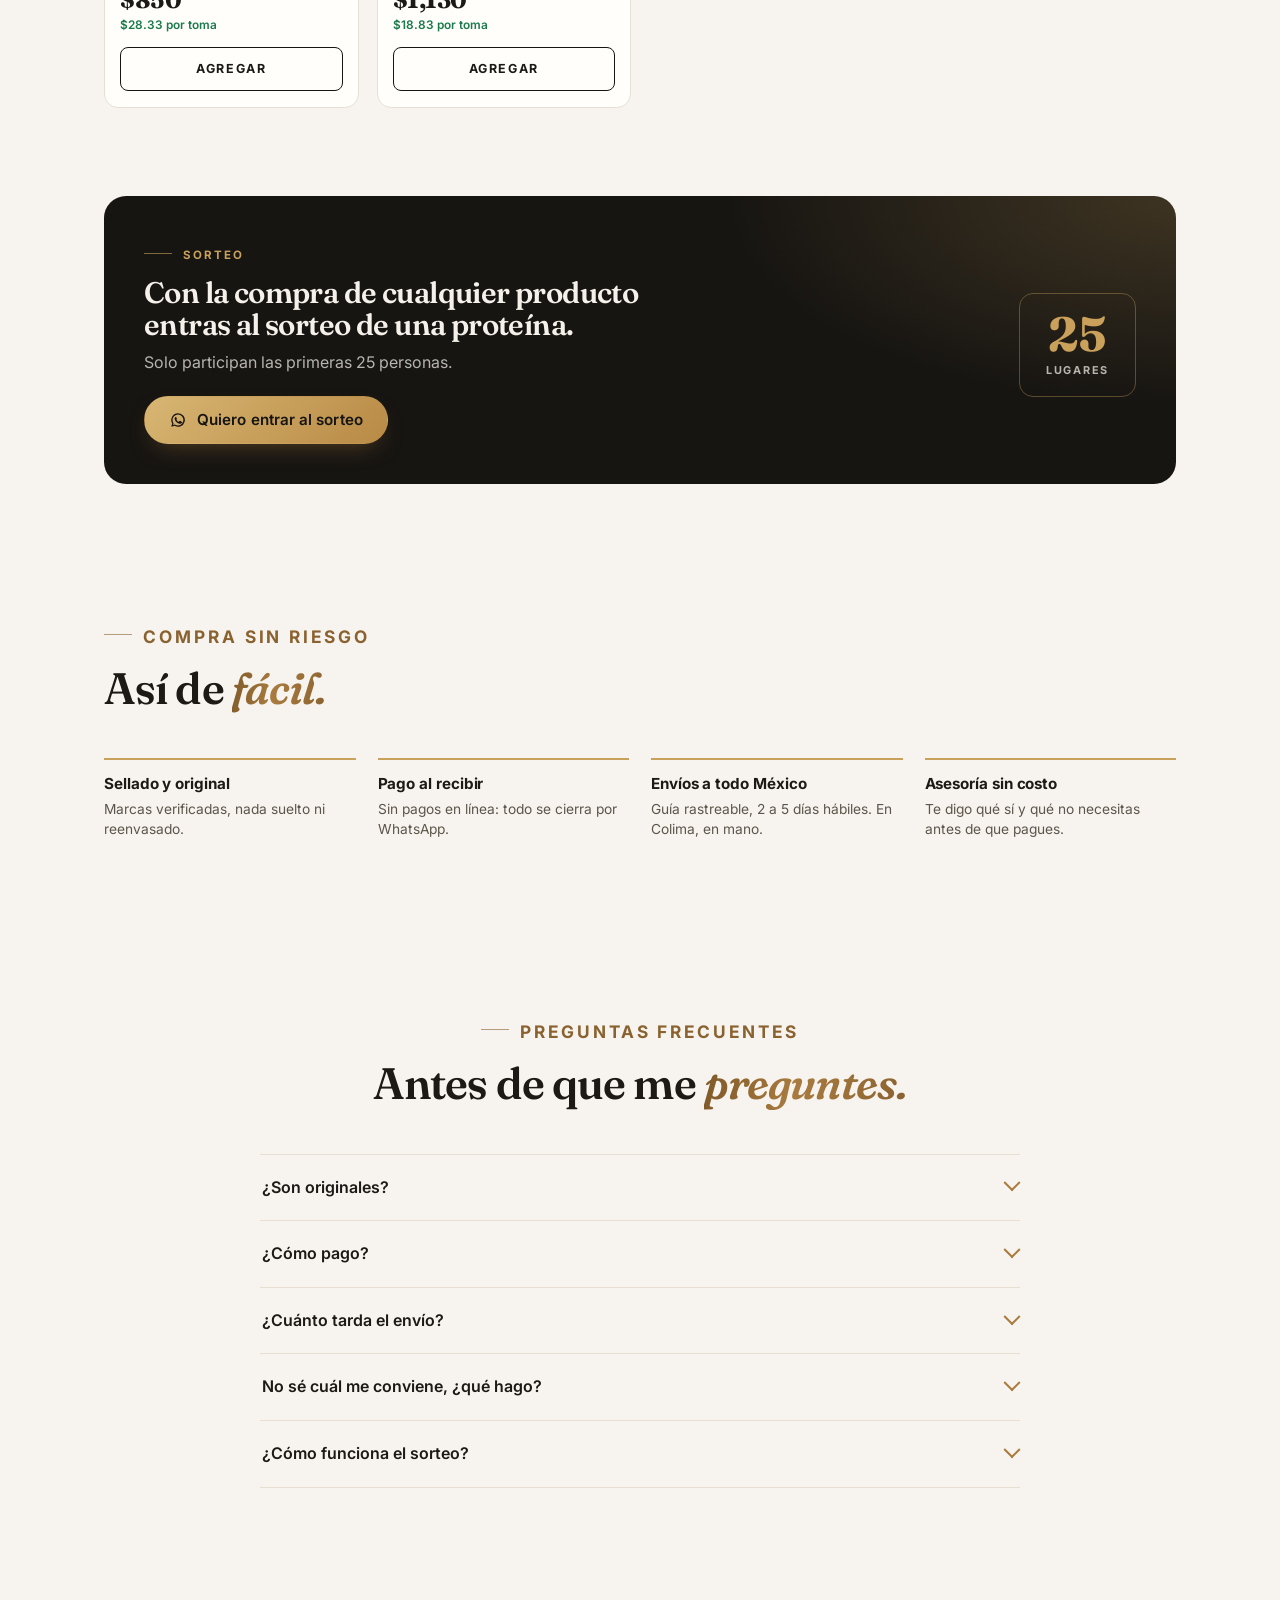
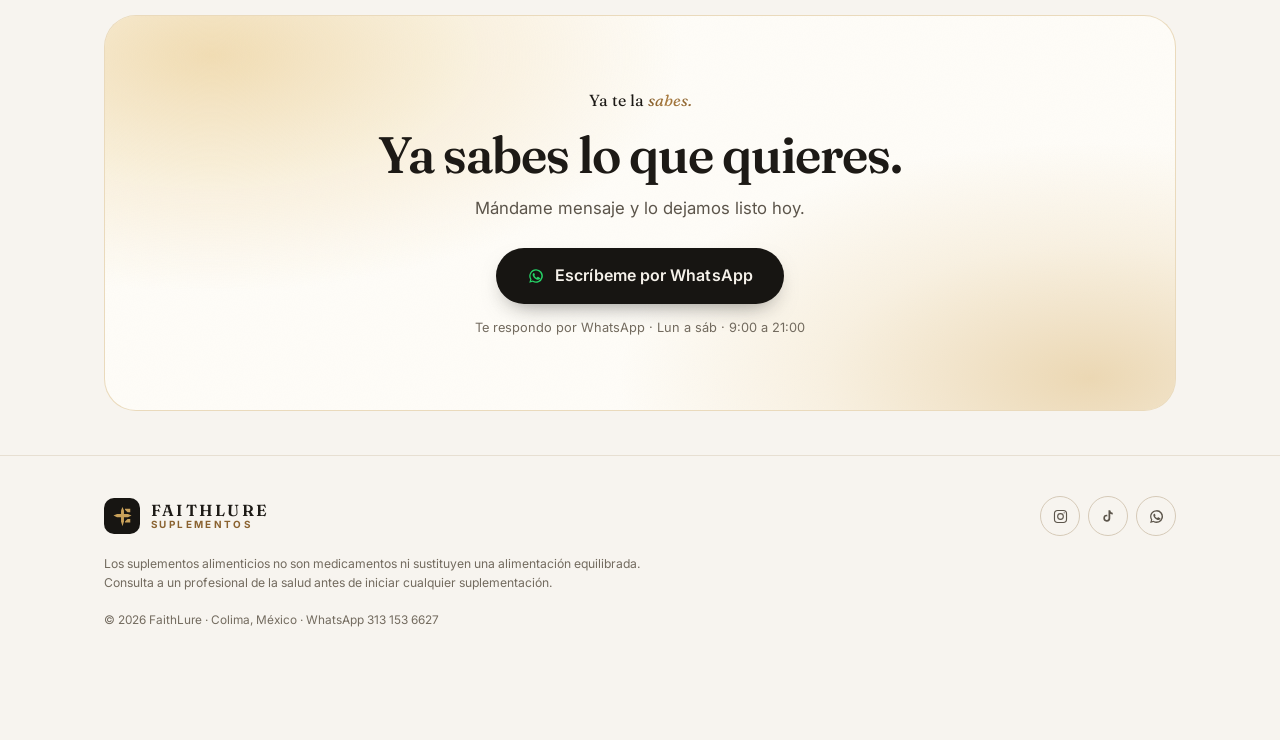
<file: sitio/suplementos/index.html>
<!DOCTYPE html>
<html lang="es-MX">
<head>
<meta charset="UTF-8">
<meta name="viewport" content="width=device-width, initial-scale=1, viewport-fit=cover">
<title>Suplementos originales en Colima · FaithLure</title>
<meta name="description" content="Creatinas, preentrenos y proteínas originales y sellados. Elige tu objetivo, te armo tu combo y lo pides por WhatsApp. Envíos a todo México.">
<meta name="theme-color" content="#fffdf8">
<link rel="icon" href="../img/faithlure-mark.svg" type="image/svg+xml">

<meta property="og:type" content="website">
<meta property="og:title" content="Suplementos originales en Colima · FaithLure">
<meta property="og:description" content="Creatinas, preentrenos y proteínas originales y sellados. Elige tu objetivo, te armo tu combo y lo pides por WhatsApp. Envíos a todo México.">
<meta property="og:image" content="../img/perfil.png">

<link rel="preconnect" href="https://fonts.googleapis.com">
<link rel="preconnect" href="https://fonts.gstatic.com" crossorigin>
<link href="https://fonts.googleapis.com/css2?family=Fraunces:ital,opsz,wght@0,9..144,500;0,9..144,600;0,9..144,700;1,9..144,500;1,9..144,600&family=Inter:wght@400;500;600;700&display=swap" rel="stylesheet">
<link rel="stylesheet" href="../assets/faithlure.css">
</head>
<body class="landing" data-pagina="suplementos" data-base="../">

<a class="salto" href="#contenido">Saltar al contenido</a>
<div class="fondo-oro fondo-oro--arriba" aria-hidden="true"></div>

<header class="barra" id="barra">
  <div class="contenedor barra__dentro">
    <a class="marca" href="../" data-marca="Suplementos" aria-label="FaithLure, volver al inicio"></a>
    <div class="pasos" id="pasos"></div>
    <a class="btn btn--tinta btn--chico" data-wa="general" data-origen="barra" href="#">
      <svg class="ico-wa" viewBox="0 0 24 24" fill="currentColor" aria-hidden="true"><path d="M12 3a9 9 0 0 0-7.7 13.6L3 21l4.5-1.3A9 9 0 1 0 12 3zm0 16.2a7.2 7.2 0 0 1-3.7-1l-.3-.2-2.7.8.8-2.6-.2-.3A7.2 7.2 0 1 1 12 19.2zm4-5.4c-.2-.1-1.3-.6-1.5-.7-.2-.1-.3-.1-.5.1s-.6.7-.7.9-.3.2-.5.1a5.9 5.9 0 0 1-1.7-1 6.4 6.4 0 0 1-1.2-1.5c-.1-.2 0-.3.1-.4l.3-.4c.1-.1.1-.2.2-.4a.4.4 0 0 0 0-.4c-.1-.1-.5-1.2-.7-1.6s-.4-.4-.5-.4h-.4a.9.9 0 0 0-.6.3 2.6 2.6 0 0 0-.8 2c0 1.2.9 2.3 1 2.5s1.7 2.6 4.2 3.6a5.4 5.4 0 0 0 3.2.2 2.4 2.4 0 0 0 1.5-1.1c.2-.4.2-.7.1-.8s-.2-.1-.4-.2z"/></svg>
      <span class="btn__texto">WhatsApp</span>
    </a>
  </div>
</header>

<main id="contenido">
  <section class="intro">
    <div class="contenedor intro__rejilla">
      <div class="intro__cabeza">
        <p class="antes" id="introAntes"></p>
        <h1 class="intro__titulo" id="introTitulo"></h1>
        <p class="intro__sub" id="introSub"></p>
      </div>
      <div class="intro__video"><div class="video" id="video"></div></div>
      <div class="intro__pie">
        <div class="intro__acciones" id="introAcciones"></div>
        <ul class="sellos" id="introSellos"></ul>
      </div>
    </div>
  </section>
  <section class="seccion seccion--papel2" id="ab"></section>
  <section class="seccion" id="objetivo"></section>
  <section class="seccion seccion--apretada" id="catalogo"></section>
  <section class="seccion seccion--apretada" id="sorteo"></section>
  <section class="seccion" id="confianza"></section>
  <section class="seccion seccion--papel2" id="testimonios" hidden></section>
  <section class="seccion" id="preguntas"></section>
  <section class="seccion seccion--apretada" id="cierre"></section>
</main>

<footer class="pie" id="pie"></footer>

<div class="fija" id="fija" aria-hidden="true"></div>

<div class="capa" id="capa" hidden>
  <div class="capa__fondo" data-cerrar></div>
  <div class="capa__caja" role="dialog" aria-modal="true" aria-labelledby="capaTitulo">
    <button class="capa__cerrar" type="button" data-cerrar aria-label="Cerrar"></button>
    <div id="capaCuerpo"></div>
  </div>
</div>

<div class="aviso" id="aviso" role="status" aria-live="polite"></div>

<noscript>
  <p style="padding:24px;text-align:center">Escríbeme por WhatsApp:
    <a href="https://wa.me/523131536627">313 153 6627</a></p>
</noscript>

<script src="../config.js"></script>
<script src="../assets/faithlure.js"></script>
</body>
</html>
</file>
<file: sitio/assets/faithlure.css>
/* =========================================================================
   FAITHLURE — HOJA DE ESTILOS ÚNICA
   -------------------------------------------------------------------------
   Las tres páginas (puerta, suplementos y entrenamiento) usan este mismo
   archivo. Así la marca se ve idéntica en todas: mismos colores, mismas
   tipografías, mismos botones y la misma animación al pasar el cursor.
   Para cambiar un color en todo el sitio, cámbialo en :root.
   ========================================================================= */

/* -------------------------------------------------------------------------
   1. TOKENS DE MARCA
   ------------------------------------------------------------------------- */
:root {
  /* Superficies */
  --blanco:    #fffdf8;
  --papel:     #f7f4ef;
  --papel-2:   #f0ebe2;
  --tarjeta:   #fffefb;
  --tinta:     #171512;
  --tinta-2:   #221f1b;

  /* Texto (todos pasan contraste AA sobre papel) */
  --texto:     #1d1a16;
  --texto-2:   #5c554b;
  --texto-3:   #736b5f;
  --texto-inv: #f5f1ea;
  --texto-inv-2: rgba(245, 241, 234, 0.72);

  /* Oro de la marca */
  --oro:        #c9a15a;
  --oro-claro:  #ead5a6;
  --bronce:     #a97b3f;
  --bronce-txt: #8a6230;    /* bronce para texto pequeño: pasa contraste */
  --oro-suave:  rgba(201, 161, 90, 0.14);
  --oro-linea:  rgba(201, 161, 90, 0.38);

  /* Acentos puntuales */
  --arcilla: #b23a2e;       /* solo para escasez: lugares, rebajas */
  --verde:   #1b7a4a;       /* oscuro para que el "por toma" pase contraste */
  --wa:      #25d366;       /* solo el ícono de WhatsApp */

  /* Líneas */
  --linea:   #e7dfd2;
  --linea-2: #d6cab8;
  --linea-inv: rgba(245, 241, 234, 0.14);

  /* Tipografía */
  --f-display: 'Fraunces', 'Iowan Old Style', Georgia, serif;
  --f-texto: 'Inter', -apple-system, BlinkMacSystemFont, 'Segoe UI', Roboto, sans-serif;

  /* Medidas */
  --ancho: 1160px;
  --margen: clamp(18px, 5vw, 44px);
  --r-s: 8px;
  --r-m: 14px;
  --r-l: 22px;
  --r-pill: 999px;

  --sombra-s: 0 1px 2px rgba(23, 21, 18, 0.05), 0 4px 14px rgba(23, 21, 18, 0.05);
  --sombra-m: 0 6px 16px rgba(23, 21, 18, 0.06), 0 18px 40px rgba(23, 21, 18, 0.09);
  --sombra-oro: 0 22px 50px -22px rgba(138, 98, 48, 0.55);

  --suave: cubic-bezier(0.22, 0.61, 0.36, 1);
  --resorte: cubic-bezier(0.2, 0.9, 0.25, 1.15);
}

/* -------------------------------------------------------------------------
   2. BASE
   ------------------------------------------------------------------------- */
*, *::before, *::after { box-sizing: border-box; }

html {
  -webkit-text-size-adjust: 100%;
  scroll-behavior: smooth;
  scroll-padding-top: 84px;
}

body {
  margin: 0;
  min-height: 100vh;
  background: var(--papel);
  color: var(--texto);
  font-family: var(--f-texto);
  font-size: 1rem;
  line-height: 1.6;
  -webkit-font-smoothing: antialiased;
  -moz-osx-font-smoothing: grayscale;
  overflow-x: hidden;
}

h1, h2, h3, h4 {
  margin: 0;
  font-family: var(--f-display);
  font-weight: 600;
  line-height: 1.08;
  letter-spacing: -0.02em;
  color: var(--texto);
}
p { margin: 0; color: var(--texto-2); }
a { color: inherit; text-decoration: none; }
img { max-width: 100%; display: block; }
ul, ol { margin: 0; padding: 0; list-style: none; }
button { font: inherit; color: inherit; }
[hidden] { display: none !important; }

:focus-visible {
  outline: 2px solid var(--bronce);
  outline-offset: 3px;
  border-radius: 4px;
}
::selection { background: var(--oro-claro); color: var(--tinta); }

.salto {
  position: absolute;
  left: -9999px;
  top: 10px;
  z-index: 300;
  padding: 10px 16px;
  border-radius: var(--r-s);
  background: var(--tinta);
  color: var(--texto-inv);
}
.salto:focus { left: 10px; }

.contenedor {
  width: 100%;
  max-width: var(--ancho);
  margin: 0 auto;
  padding-inline: var(--margen);
}

/* -------------------------------------------------------------------------
   3. ÁTOMOS DE MARCA
   ------------------------------------------------------------------------- */

/* Logo: la cruz de FaithLure + el nombre */
.marca {
  display: inline-flex;
  align-items: center;
  gap: 11px;
  color: var(--texto);
}
.marca__cruz {
  display: grid;
  place-items: center;
  width: 36px;
  height: 36px;
  border-radius: 10px;
  background: var(--tinta);
  color: var(--oro);
  flex-shrink: 0;
}
.marca__cruz svg { width: 21px; height: 21px; }
.marca__nombre {
  display: flex;
  flex-direction: column;
  line-height: 1.1;
}
.marca__nombre b {
  font-family: var(--f-display);
  font-size: 1rem;
  font-weight: 600;
  letter-spacing: 0.14em;
}
.marca__nombre small {
  font-size: 0.62rem;
  font-weight: 700;
  letter-spacing: 0.24em;
  text-transform: uppercase;
  color: var(--bronce-txt);
}

/* Antetítulo con raya */
.antes {
  display: inline-flex;
  align-items: flex-start;
  gap: 11px;
  font-size: 0.72rem;
  font-weight: 700;
  letter-spacing: 0.17em;
  text-transform: uppercase;
  color: var(--bronce-txt);
}
.antes::before {
  content: "";
  width: 28px;
  height: 1px;
  margin-top: 0.62em;
  flex-shrink: 0;
  background: currentColor;
  opacity: 0.6;
}

/* Texto con acabado de oro (legible: nunca baja de 3:1) */
.oro-texto {
  font-style: italic;
  background: linear-gradient(100deg, #7d5828 0%, #a97b3f 45%, #8a6230 100%);
  -webkit-background-clip: text;
  background-clip: text;
  color: transparent;
  font-variation-settings: 'SOFT' 50, 'WONK' 1;
}

/* --- Botones ------------------------------------------------------------
   La animación al pasar el cursor es la misma en todo el sitio:
   sube un poco, cruza un destello y la flecha avanza.                     */
.btn {
  position: relative;
  display: inline-flex;
  align-items: center;
  justify-content: center;
  gap: 10px;
  min-height: 48px;
  padding: 13px 24px;
  border: 1px solid transparent;
  border-radius: var(--r-pill);
  font-family: var(--f-texto);
  font-size: 0.95rem;
  font-weight: 600;
  line-height: 1.2;
  letter-spacing: 0.005em;
  text-align: center;
  cursor: pointer;
  overflow: hidden;
  isolation: isolate;
  transition: transform 0.3s var(--suave), box-shadow 0.3s var(--suave),
              background 0.3s var(--suave), border-color 0.3s var(--suave), color 0.3s var(--suave);
}
.btn svg { width: 18px; height: 18px; flex-shrink: 0; }
.btn::before {
  content: "";
  position: absolute;
  inset: 0;
  z-index: -1;
  background: linear-gradient(110deg, transparent 30%, rgba(255, 255, 255, 0.34) 50%, transparent 70%);
  transform: translateX(-130%);
  transition: transform 0.75s var(--suave);
}
.btn:hover::before, .btn:focus-visible::before { transform: translateX(130%); }
.btn:hover { transform: translateY(-2px); }
.btn:active { transform: translateY(0) scale(0.98); }
.btn .flecha { transition: transform 0.3s var(--suave); }
.btn:hover .flecha { transform: translateX(4px); }

.btn--tinta {
  background: var(--tinta);
  color: var(--texto-inv);
  box-shadow: 0 10px 24px -12px rgba(23, 21, 18, 0.6);
}
.btn--tinta:hover {
  box-shadow: 0 16px 34px -14px rgba(23, 21, 18, 0.65), 0 0 0 4px var(--oro-suave);
}
.btn--tinta .ico-wa { color: var(--wa); }

.btn--claro {
  background: transparent;
  color: var(--texto);
  border-color: var(--linea-2);
}
.btn--claro:hover { border-color: var(--tinta); background: rgba(23, 21, 18, 0.03); }

.btn--oro {
  background: linear-gradient(135deg, #d8b673, #b88a45);
  color: var(--tinta);
  box-shadow: 0 10px 24px -12px rgba(138, 98, 48, 0.7);
}
.btn--oro:hover { box-shadow: 0 16px 34px -14px rgba(138, 98, 48, 0.75), 0 0 0 4px rgba(245, 241, 234, 0.12); }

.btn--grande { min-height: 56px; padding: 16px 30px; font-size: 1rem; }
.btn--chico { min-height: 40px; padding: 9px 16px; font-size: 0.85rem; }
.btn--bloque { width: 100%; }

/* Chips del selector: se eligen con un toque */
.chip {
  display: inline-flex;
  align-items: center;
  gap: 8px;
  min-height: 44px;
  padding: 10px 18px;
  border: 1px solid var(--linea-2);
  border-radius: var(--r-pill);
  background: var(--tarjeta);
  color: var(--texto);
  font-size: 0.9rem;
  font-weight: 600;
  cursor: pointer;
  transition: transform 0.25s var(--resorte), border-color 0.25s var(--suave),
              background 0.25s var(--suave), color 0.25s var(--suave), box-shadow 0.25s var(--suave);
}
.chip:hover { border-color: var(--bronce); transform: translateY(-2px); }
.chip[aria-pressed="true"] {
  background: var(--tinta);
  border-color: var(--tinta);
  color: var(--texto-inv);
  box-shadow: 0 8px 20px -10px rgba(23, 21, 18, 0.6);
}
.chip__marca {
  display: grid;
  place-items: center;
  width: 18px;
  height: 18px;
  border-radius: 50%;
  border: 1.5px solid currentColor;
  opacity: 0.45;
  transition: all 0.25s var(--suave);
}
.chip__marca svg { width: 11px; height: 11px; opacity: 0; }
.chip[aria-pressed="true"] .chip__marca { opacity: 1; background: var(--oro); border-color: var(--oro); color: var(--tinta); }
.chip[aria-pressed="true"] .chip__marca svg { opacity: 1; }
.chip--suave { border-style: dashed; color: var(--texto-2); }

/* Distintivos */
.sello {
  display: inline-flex;
  align-items: center;
  padding: 5px 10px;
  border-radius: 5px;
  font-size: 0.66rem;
  font-weight: 700;
  letter-spacing: 0.09em;
  text-transform: uppercase;
  line-height: 1;
  background: var(--tinta);
  color: var(--texto-inv);
}
.sello--oro { background: var(--oro); color: var(--tinta); }
.sello--rebaja { background: var(--arcilla); color: #fff; }

/* -------------------------------------------------------------------------
   4. FONDO DIFUMINADO BLANCO Y ORO
   Sin texturas ni líneas: solo luz dorada suave sobre blanco.
   ------------------------------------------------------------------------- */
.fondo-oro {
  position: fixed;
  inset: 0;
  z-index: -1;
  overflow: hidden;
  background: var(--blanco);
  pointer-events: none;
}
.fondo-oro::before {
  content: "";
  position: absolute;
  inset: -20%;
  background:
    radial-gradient(46% 50% at 18% 16%, rgba(236, 208, 150, 0.8), rgba(236, 208, 150, 0.35) 40%, transparent 78%),
    radial-gradient(40% 46% at 86% 22%, rgba(255, 244, 222, 0.95), transparent 78%),
    radial-gradient(50% 54% at 78% 84%, rgba(214, 172, 96, 0.5), rgba(214, 172, 96, 0.2) 42%, transparent 80%),
    radial-gradient(48% 52% at 12% 88%, rgba(240, 222, 184, 0.72), transparent 80%),
    radial-gradient(36% 36% at 50% 50%, rgba(255, 253, 248, 0.9), transparent 80%);
  animation: deriva 38s ease-in-out infinite alternate;
  will-change: transform;
}
/* Tramado casi invisible: evita que el degradado se vea en "anillos"
   en pantallas de celular. No se percibe como textura. */
.fondo-oro::after {
  content: "";
  position: absolute;
  inset: 0;
  opacity: 0.045;
  background-image: url("data:image/svg+xml;utf8,<svg xmlns='http://www.w3.org/2000/svg' width='180' height='180'><filter id='n'><feTurbulence type='fractalNoise' baseFrequency='.85' numOctaves='2' stitchTiles='stitch'/><feColorMatrix values='0 0 0 0 .5 0 0 0 0 .5 0 0 0 0 .5 0 0 0 1 0'/></filter><rect width='100%25' height='100%25' filter='url(%23n)'/></svg>");
}
@keyframes deriva {
  0%   { transform: translate3d(0, 0, 0) scale(1); }
  50%  { transform: translate3d(2%, -2%, 0) scale(1.05); }
  100% { transform: translate3d(-2%, 2%, 0) scale(1.02); }
}

/* En las landings la luz dorada solo baña la parte de arriba */
.fondo-oro--arriba {
  position: absolute;
  height: 820px;
  -webkit-mask-image: linear-gradient(180deg, #000 55%, transparent);
  mask-image: linear-gradient(180deg, #000 55%, transparent);
}

/* -------------------------------------------------------------------------
   5. LA PUERTA — "Ya te la sabes"
   ------------------------------------------------------------------------- */
.puerta {
  min-height: 100vh;
  min-height: 100svh;
  display: grid;
  grid-template-rows: auto 1fr auto;
  background: transparent;
}
.puerta__arriba { padding: 28px var(--margen) 0; display: flex; justify-content: center; }
.puerta__centro {
  display: grid;
  align-content: center;
  justify-items: center;
  gap: clamp(28px, 5vh, 52px);
  padding: 32px var(--margen);
  text-align: center;
}
.puerta__lema {
  font-size: clamp(3.1rem, 1.6rem + 7vw, 7rem);
  line-height: 0.98;
  letter-spacing: -0.035em;
  font-weight: 600;
}
.puerta__pregunta {
  margin-top: clamp(14px, 2.4vh, 22px);
  font-size: 0.8rem;
  font-weight: 700;
  letter-spacing: 0.22em;
  text-transform: uppercase;
  color: var(--texto-2);
}
.caminos {
  display: grid;
  grid-template-columns: repeat(2, minmax(0, 1fr));
  gap: clamp(14px, 2vw, 22px);
  width: 100%;
  max-width: 820px;
}
.puerta__pie {
  padding: 0 var(--margen) 26px;
  text-align: center;
  font-size: 0.76rem;
  letter-spacing: 0.08em;
  color: var(--texto-3);
}

/* Cada camino: al pasar el cursor sube, se llena de oro y la flecha avanza */
.camino {
  position: relative;
  display: grid;
  grid-template-columns: 1fr auto;
  align-items: center;
  gap: 18px;
  padding: clamp(22px, 3vw, 30px);
  border-radius: var(--r-l);
  border: 1px solid var(--oro-linea);
  background: rgba(255, 255, 255, 0.6);
  -webkit-backdrop-filter: blur(16px) saturate(140%);
  backdrop-filter: blur(16px) saturate(140%);
  box-shadow: inset 0 1px 0 rgba(255, 255, 255, 0.9), 0 18px 40px -26px rgba(138, 98, 48, 0.45);
  text-align: left;
  overflow: hidden;
  isolation: isolate;
  transition: transform 0.45s var(--resorte), box-shadow 0.45s var(--suave),
              border-color 0.45s var(--suave), background 0.45s var(--suave);
}
.camino::before {                                   /* destello */
  content: "";
  position: absolute;
  inset: 0;
  z-index: -1;
  background: linear-gradient(112deg, transparent 32%, rgba(255, 255, 255, 0.85) 50%, transparent 68%);
  transform: translateX(-125%);
  transition: transform 0.9s var(--suave);
}
.camino::after {                                    /* oro que sube */
  content: "";
  position: absolute;
  inset: auto 0 0;
  height: 0;
  z-index: -2;
  background: linear-gradient(180deg, rgba(234, 213, 166, 0), rgba(234, 213, 166, 0.6));
  transition: height 0.5s var(--suave);
}
.camino:hover, .camino:focus-visible {
  transform: translateY(-6px);
  border-color: var(--oro);
  background: rgba(255, 255, 255, 0.78);
  box-shadow: inset 0 1px 0 #fff, var(--sombra-oro);
  outline: none;
}
.camino:focus-visible { box-shadow: inset 0 1px 0 #fff, var(--sombra-oro), 0 0 0 3px var(--bronce); }
.camino:hover::before, .camino:focus-visible::before { transform: translateX(125%); }
.camino:hover::after, .camino:focus-visible::after { height: 100%; }
.camino:active { transform: translateY(-2px) scale(0.985); }

.camino__num {
  display: block;
  margin-bottom: 8px;
  font-size: 0.7rem;
  font-weight: 700;
  letter-spacing: 0.2em;
  color: var(--bronce-txt);
}
.camino__titulo {
  display: block;
  font-family: var(--f-display);
  font-size: clamp(1.55rem, 1.2rem + 1.4vw, 2.1rem);
  font-weight: 600;
  letter-spacing: -0.02em;
  line-height: 1.05;
  color: var(--texto);
}
.camino__texto {
  display: block;
  margin-top: 8px;
  font-size: 0.9rem;
  color: var(--texto-2);
}
.camino__flecha {
  display: grid;
  place-items: center;
  width: 48px;
  height: 48px;
  border-radius: 50%;
  border: 1px solid var(--oro-linea);
  color: var(--texto);
  transition: background 0.4s var(--suave), color 0.4s var(--suave), border-color 0.4s var(--suave);
}
.camino__flecha svg { width: 20px; height: 20px; transition: transform 0.4s var(--resorte); }
.camino:hover .camino__flecha, .camino:focus-visible .camino__flecha {
  background: var(--tinta);
  border-color: var(--tinta);
  color: var(--oro);
}
.camino:hover .camino__flecha svg, .camino:focus-visible .camino__flecha svg { transform: translateX(3px); }

@media (max-width: 640px) {
  .caminos { grid-template-columns: 1fr; max-width: 460px; }
}

/* Entrada escalonada de la puerta */
/* "backwards" y no "forwards": al terminar, la animación suelta el elemento
   y el efecto al pasar el cursor puede volver a moverlo. */
.entra { animation: entra 0.8s var(--suave) backwards; }
.entra--1 { animation-delay: 0.05s; }
.entra--2 { animation-delay: 0.18s; }
.entra--3 { animation-delay: 0.32s; }
.entra--4 { animation-delay: 0.44s; }
@keyframes entra { from { opacity: 0; transform: translateY(16px); } }

/* -------------------------------------------------------------------------
   6. ESTRUCTURA DE LAS LANDINGS
   ------------------------------------------------------------------------- */
.landing { position: relative; }

.barra {
  position: sticky;
  top: 0;
  z-index: 100;
  border-bottom: 1px solid transparent;
  transition: background 0.3s var(--suave), border-color 0.3s var(--suave);
}
.barra.pegada {
  background: rgba(255, 253, 248, 0.88);
  -webkit-backdrop-filter: blur(14px) saturate(160%);
  backdrop-filter: blur(14px) saturate(160%);
  border-bottom-color: var(--linea);
}
.barra__dentro {
  display: flex;
  align-items: center;
  gap: 18px;
  min-height: 68px;
}
.barra .marca { margin-right: auto; }

/* Los tres pasos del embudo: ya elegiste, ahora conoces, luego hablamos */
.pasos {
  display: flex;
  align-items: center;
  gap: 6px;
  font-size: 0.74rem;
  font-weight: 600;
  color: var(--texto-3);
}
.pasos ol { display: flex; align-items: center; gap: 6px; }
.pasos li { display: inline-flex; align-items: center; gap: 7px; }
.pasos li + li::before {
  content: "";
  width: 18px;
  height: 1px;
  background: var(--linea-2);
  margin-right: 1px;
}
.pasos__punto {
  display: grid;
  place-items: center;
  width: 20px;
  height: 20px;
  border-radius: 50%;
  border: 1.5px solid var(--linea-2);
  font-size: 0.64rem;
}
.pasos__punto svg { width: 11px; height: 11px; }
.pasos .hecho { color: var(--texto-2); }
.pasos .hecho .pasos__punto { background: var(--tinta); border-color: var(--tinta); color: var(--oro); }
.pasos .actual { color: var(--texto); }
.pasos .actual .pasos__punto { border-color: var(--oro); background: var(--oro); color: var(--tinta); box-shadow: 0 0 0 4px var(--oro-suave); }
.pasos__corto { display: none; }

@media (max-width: 760px) {
  .pasos ol { display: none; }
  .pasos__corto { display: inline; font-weight: 700; letter-spacing: 0.06em; }
}
@media (max-width: 420px) {
  .barra .btn__texto { display: none; }
  .barra .btn { padding-inline: 12px; }
}

.seccion { padding-block: clamp(52px, 6.5vw, 84px); position: relative; }
.seccion--apretada { padding-block: clamp(28px, 3.5vw, 44px); }
.seccion--papel2 { background: var(--papel-2); }
.seccion--tinta {
  background: var(--tinta);
  color: var(--texto-inv);
  --texto: var(--texto-inv);
  --texto-2: var(--texto-inv-2);
  --texto-3: rgba(245, 241, 234, 0.55);
  --linea: var(--linea-inv);
  --linea-2: rgba(245, 241, 234, 0.24);
}
.seccion--tinta h2, .seccion--tinta h3 { color: var(--texto-inv); }
.seccion--tinta .antes { color: var(--oro); }

.cabeza { max-width: 640px; margin-bottom: clamp(28px, 4vw, 46px); }
.cabeza--centro { margin-inline: auto; text-align: center; }
.cabeza .antes { margin-bottom: 14px; }
.cabeza h2 { font-size: clamp(1.8rem, 1.2rem + 2.3vw, 2.75rem); }
.cabeza p { margin-top: 12px; font-size: clamp(0.98rem, 0.94rem + 0.25vw, 1.08rem); }

/* -------------------------------------------------------------------------
   7. INTRO + VIDEO
   ------------------------------------------------------------------------- */
.intro {
  padding-top: clamp(20px, 4vw, 46px);
  padding-bottom: clamp(48px, 6vw, 80px);
}
/* Escritorio: texto a la izquierda y video a la derecha.
   Celular: titular -> video -> botones, para que el video se vea al entrar. */
.intro__rejilla {
  display: grid;
  grid-template-columns: minmax(0, 0.95fr) minmax(0, 1.05fr);
  grid-template-areas: "cabeza video" "pie video";
  column-gap: clamp(28px, 5vw, 64px);
  align-items: center;
}
.intro__cabeza { grid-area: cabeza; align-self: end; }
.intro__video { grid-area: video; }
.intro__pie { grid-area: pie; align-self: start; }
.intro__cabeza .antes { margin-bottom: 18px; }
.intro__titulo {
  font-size: clamp(2.3rem, 1.3rem + 3.8vw, 4rem);
  letter-spacing: -0.03em;
}
.intro__sub {
  margin-top: 18px;
  max-width: 46ch;
  font-size: clamp(1rem, 0.95rem + 0.35vw, 1.14rem);
}
.intro__acciones { display: flex; flex-wrap: wrap; gap: 12px; margin-top: 28px; }

.sellos {
  display: flex;
  flex-wrap: wrap;
  gap: 8px 18px;
  margin-top: 24px;
  font-size: 0.82rem;
  font-weight: 600;
  color: var(--texto-2);
}
.sellos li { display: inline-flex; align-items: center; gap: 7px; }
.sellos svg { width: 16px; height: 16px; color: var(--verde); flex-shrink: 0; }

@media (max-width: 960px) {
  .intro__rejilla { grid-template-columns: 1fr; grid-template-areas: "cabeza" "video" "pie"; row-gap: 22px; }
  .intro__sub { margin-top: 12px; }
  .intro__acciones { margin-top: 0; }
}
@media (max-width: 560px) {
  .intro__acciones .btn { flex: 1 1 100%; }
  .video--vertical .video__marco { max-height: 68vh; max-width: calc(68vh * 9 / 16); }
}

/* El video: se despliega al entrar a la página */
.video { position: relative; }
.video__marco {
  position: relative;
  width: 100%;
  aspect-ratio: 16 / 9;
  border-radius: var(--r-l);
  overflow: hidden;
  background: var(--tinta);
  box-shadow: 0 30px 60px -28px rgba(23, 21, 18, 0.55), 0 0 0 1px var(--oro-linea);
  animation: desplegar 1s var(--suave) 0.25s both;
}
.video--vertical .video__marco {
  aspect-ratio: 9 / 16;
  max-height: 78vh;
  max-width: calc(78vh * 9 / 16);
  margin-inline: auto;
}
@keyframes desplegar {
  from { clip-path: inset(0 0 100% 0 round 22px); transform: translateY(18px); }
  to   { clip-path: inset(0 0 0 0 round 22px); transform: none; }
}
.video__marco iframe { position: absolute; inset: 0; width: 100%; height: 100%; border: 0; }

/* Portada propia (con tu foto), no la miniatura genérica de YouTube */
.portada {
  position: absolute;
  inset: 0;
  display: block;
  width: 100%;
  padding: 0;
  border: 0;
  background:
    radial-gradient(60% 80% at 78% 60%, rgba(201, 161, 90, 0.34), transparent 70%),
    radial-gradient(50% 60% at 12% 10%, rgba(201, 161, 90, 0.12), transparent 70%),
    var(--tinta);
  color: var(--texto-inv);
  text-align: left;
  cursor: pointer;
}
.portada[disabled] { cursor: default; }
.portada__foto {
  position: absolute;
  right: 0;
  bottom: 0;
  height: 100%;
  width: auto;
  max-width: 62%;
  object-fit: cover;
  object-position: top center;
  -webkit-mask-image: linear-gradient(90deg, transparent 0%, #000 42%);
  mask-image: linear-gradient(90deg, transparent 0%, #000 42%);
  opacity: 0.92;
}
.video--vertical .portada__foto {
  max-width: none;
  width: 100%;
  height: 72%;
  -webkit-mask-image: linear-gradient(0deg, transparent 0%, #000 45%);
  mask-image: linear-gradient(0deg, transparent 0%, #000 45%);
  top: 0;
  bottom: auto;
}
.portada__texto {
  position: absolute;
  left: clamp(18px, 4%, 30px);
  bottom: clamp(18px, 5%, 28px);
  max-width: 58%;
}
.video--vertical .portada__texto { max-width: 86%; }
.portada__etiqueta {
  display: inline-block;
  margin-bottom: 8px;
  font-size: 0.66rem;
  font-weight: 700;
  letter-spacing: 0.18em;
  text-transform: uppercase;
  color: var(--oro);
}
.portada__titulo {
  display: block;
  font-family: var(--f-display);
  font-size: clamp(1.1rem, 0.9rem + 1vw, 1.6rem);
  line-height: 1.12;
  font-weight: 600;
}
.portada__play {
  position: absolute;
  left: clamp(18px, 4%, 30px);
  top: clamp(18px, 6%, 30px);
  display: inline-flex;
  align-items: center;
  gap: 12px;
  font-size: 0.82rem;
  font-weight: 600;
}
.portada__boton {
  position: relative;
  display: grid;
  place-items: center;
  width: clamp(56px, 7vw, 72px);
  height: clamp(56px, 7vw, 72px);
  border-radius: 50%;
  background: var(--oro);
  color: var(--tinta);
  box-shadow: 0 10px 30px -8px rgba(201, 161, 90, 0.7);
  transition: transform 0.35s var(--resorte);
}
.portada__boton svg { width: 42%; height: 42%; margin-left: 8%; }
.portada__boton::after {                             /* pulso suave */
  content: "";
  position: absolute;
  inset: 0;
  border-radius: 50%;
  border: 2px solid var(--oro);
  animation: pulso 2.4s var(--suave) infinite;
}
@keyframes pulso {
  0%   { transform: scale(1); opacity: 0.8; }
  100% { transform: scale(1.55); opacity: 0; }
}
.portada:hover .portada__boton { transform: scale(1.08); }
.portada__pronto {
  padding: 7px 12px;
  border-radius: var(--r-pill);
  border: 1px solid var(--oro-linea);
  font-size: 0.72rem;
  letter-spacing: 0.1em;
  text-transform: uppercase;
  color: var(--oro);
}

/* -------------------------------------------------------------------------
   8. PUNTO A → PUNTO B
   ------------------------------------------------------------------------- */
.ab {
  display: grid;
  grid-template-columns: minmax(0, 1fr) auto minmax(0, 1fr);
  gap: clamp(14px, 2vw, 22px);
  align-items: stretch;
}
.ab__lado {
  padding: clamp(24px, 3vw, 34px);
  border-radius: var(--r-l);
  border: 1px solid var(--linea);
  background: var(--tarjeta);
}
.ab__lado--b {
  background: var(--tinta);
  border-color: var(--tinta);
  color: var(--texto-inv);
  box-shadow: var(--sombra-oro);
}
.ab__etiqueta {
  display: block;
  margin-bottom: 18px;
  font-size: 0.72rem;
  font-weight: 700;
  letter-spacing: 0.16em;
  text-transform: uppercase;
  color: var(--texto-3);
}
.ab__lado--b .ab__etiqueta { color: var(--oro); }
.ab__lista { display: grid; gap: 14px; }
.ab__lista li { display: flex; gap: 12px; font-size: 0.96rem; line-height: 1.45; color: var(--texto-2); }
.ab__lado--b .ab__lista li { color: var(--texto-inv); }
.ab__lista svg { width: 18px; height: 18px; flex-shrink: 0; margin-top: 2px; }
.ab__lado--a svg { color: var(--texto-3); }
.ab__lado--b svg { color: var(--oro); }
.ab__flecha {
  display: grid;
  place-items: center;
  align-self: center;
  width: 52px;
  height: 52px;
  border-radius: 50%;
  background: var(--oro);
  color: var(--tinta);
  box-shadow: 0 10px 24px -10px rgba(138, 98, 48, 0.7);
}
.ab__flecha svg { width: 22px; height: 22px; }
.ab__puente {
  margin-top: clamp(22px, 3vw, 32px);
  text-align: center;
  font-family: var(--f-display);
  font-size: clamp(1.1rem, 0.95rem + 0.8vw, 1.45rem);
  font-style: italic;
  color: var(--texto);
}
@media (max-width: 760px) {
  .ab { grid-template-columns: 1fr; }
  .ab__flecha { justify-self: center; transform: rotate(90deg); }
}

/* -------------------------------------------------------------------------
   9. SELECTOR (el primer "sí" del prospecto)
   ------------------------------------------------------------------------- */
.selector {
  padding: clamp(24px, 3.5vw, 40px);
  border-radius: var(--r-l);
  border: 1px solid var(--linea);
  background: var(--tarjeta);
  box-shadow: var(--sombra-s);
}
.selector + .selector { margin-top: 16px; }
.selector__pregunta {
  margin-bottom: 16px;
  font-family: var(--f-texto);
  font-size: 0.8rem;
  font-weight: 700;
  letter-spacing: 0.14em;
  text-transform: uppercase;
  color: var(--texto-2);
}
.selector__pregunta span { color: var(--bronce-txt); margin-right: 8px; }
.chips { display: flex; flex-wrap: wrap; gap: 10px; }

/* El resultado que aparece al elegir */
.resultado {
  margin-top: 20px;
  border-radius: var(--r-l);
  overflow: hidden;
  animation: aparece 0.5s var(--suave);
}
@keyframes aparece { from { opacity: 0; transform: translateY(10px); } }

/* Combo de suplementos */
.combo {
  display: grid;
  grid-template-columns: minmax(0, 1.2fr) minmax(0, 1fr);
  background: var(--tinta);
  color: var(--texto-inv);
}
.combo__prods {
  display: grid;
  grid-template-columns: repeat(2, minmax(0, 1fr));
  gap: 1px;
  background: var(--linea);
}
.combo__prod {
  display: grid;
  justify-items: center;
  align-content: center;
  gap: 10px;
  padding: 22px 14px 18px;
  background: #fff;
  text-align: center;
}
.combo__prod img { height: 132px; width: auto; object-fit: contain; filter: drop-shadow(0 10px 16px rgba(23, 21, 18, 0.18)); }
.combo__prod b { font-size: 0.86rem; color: var(--texto); line-height: 1.25; }
.combo__prod span { font-size: 0.8rem; font-weight: 700; color: var(--texto-2); }
.combo__info { display: flex; flex-direction: column; padding: clamp(22px, 3vw, 32px); }
.combo__info .antes { color: var(--oro); margin-bottom: 10px; }
.combo__info h3 { font-size: clamp(1.35rem, 1.1rem + 1vw, 1.8rem); color: var(--texto-inv); }
.combo__info p { margin-top: 10px; font-size: 0.92rem; color: var(--texto-inv-2); }
.combo__total {
  display: flex;
  align-items: baseline;
  gap: 10px;
  margin: 18px 0 20px;
  padding-top: 16px;
  border-top: 1px solid var(--linea-inv);
}
.combo__total strong { font-family: var(--f-display); font-size: 2rem; color: var(--oro); line-height: 1; }
.combo__total span { font-size: 0.78rem; color: var(--texto-inv-2); }
.combo__acciones { display: grid; gap: 10px; margin-top: auto; }
.combo__acciones .btn--claro { color: var(--texto-inv); border-color: rgba(245, 241, 234, 0.3); }
.combo__acciones .btn--claro:hover { border-color: var(--texto-inv); background: rgba(245, 241, 234, 0.06); }
@media (max-width: 760px) {
  .combo { grid-template-columns: 1fr; }
}

/* Recomendación de paquete (entrenamiento) */
.plan {
  display: grid;
  grid-template-columns: minmax(0, 1fr) auto;
  gap: 18px 28px;
  align-items: center;
  padding: clamp(22px, 3vw, 32px);
  background: var(--tinta);
  color: var(--texto-inv);
}
.plan .antes { color: var(--oro); margin-bottom: 10px; }
.plan h3 { font-size: clamp(1.4rem, 1.1rem + 1.1vw, 1.9rem); color: var(--texto-inv); }
.plan p { margin-top: 8px; color: var(--texto-inv-2); font-size: 0.93rem; }
@media (max-width: 760px) { .plan { grid-template-columns: 1fr; } }

/* -------------------------------------------------------------------------
   10. CATÁLOGO DE PRODUCTOS
   ------------------------------------------------------------------------- */
.filtros { display: flex; flex-wrap: wrap; gap: 8px; margin-bottom: 24px; }
.filtros .chip { min-height: 40px; padding: 8px 16px; font-size: 0.85rem; }

.productos {
  display: grid;
  grid-template-columns: repeat(auto-fill, minmax(232px, 1fr));
  gap: clamp(12px, 1.6vw, 18px);
}
.producto {
  position: relative;
  display: flex;
  flex-direction: column;
  border-radius: var(--r-m);
  border: 1px solid var(--linea);
  background: var(--tarjeta);
  overflow: hidden;
  transition: transform 0.35s var(--suave), box-shadow 0.35s var(--suave), border-color 0.35s var(--suave);
}
.producto:hover { transform: translateY(-4px); box-shadow: var(--sombra-m); border-color: var(--linea-2); }
.producto--para-ti { border-color: var(--oro); box-shadow: 0 0 0 1px var(--oro), var(--sombra-s); }

.producto__sellos {
  position: absolute;
  top: 12px;
  left: 12px;
  z-index: 2;
  display: flex;
  flex-direction: column;
  align-items: flex-start;
  gap: 6px;
  pointer-events: none;
}
.producto__foto {
  position: relative;
  display: grid;
  place-items: center;
  height: 214px;
  padding: 14px;
  border: 0;
  border-bottom: 1px solid var(--linea);
  background: #fff;
  cursor: pointer;
  overflow: hidden;
}
.producto__foto img {
  height: 176px;
  width: auto;
  max-width: 100%;
  object-fit: contain;
  filter: drop-shadow(0 12px 18px rgba(23, 21, 18, 0.16));
  transition: transform 0.45s var(--suave);
}
.producto:hover .producto__foto img { transform: scale(1.06) translateY(-3px); }
.producto__ver {
  position: absolute;
  inset-inline: 0;
  bottom: 0;
  padding: 8px;
  background: rgba(23, 21, 18, 0.9);
  color: var(--texto-inv);
  font-size: 0.7rem;
  font-weight: 700;
  letter-spacing: 0.14em;
  text-transform: uppercase;
  text-align: center;
  transform: translateY(100%);
  transition: transform 0.3s var(--suave);
}
.producto:hover .producto__ver, .producto__foto:focus-visible .producto__ver { transform: none; }

.producto__cuerpo { display: flex; flex-direction: column; flex: 1; padding: 15px 15px 16px; }
.producto__marca { font-size: 0.66rem; font-weight: 700; letter-spacing: 0.15em; text-transform: uppercase; color: var(--texto-3); }
.producto__nombre { margin-top: 3px; font-family: var(--f-texto); font-size: 0.97rem; font-weight: 600; line-height: 1.3; letter-spacing: -0.005em; }
.producto__meta { margin-top: 3px; font-size: 0.78rem; color: var(--texto-3); }

.precio { display: flex; flex-wrap: wrap; align-items: baseline; gap: 4px 9px; margin-top: auto; padding-top: 14px; }
.precio__ahora { font-family: var(--f-display); font-size: 1.5rem; font-weight: 700; line-height: 1; letter-spacing: -0.02em; color: var(--texto); }
.precio__ahora--rebaja { color: var(--arcilla); }
.precio__antes { font-size: 0.9rem; color: var(--texto-3); text-decoration: line-through; }
.precio__toma { flex-basis: 100%; font-size: 0.74rem; font-weight: 600; color: var(--verde); }

.producto__agregar {
  margin-top: 12px;
  min-height: 44px;
  border-radius: var(--r-s);
  border: 1.5px solid var(--tinta);
  background: transparent;
  color: var(--texto);
  font-size: 0.78rem;
  font-weight: 700;
  letter-spacing: 0.13em;
  text-transform: uppercase;
  cursor: pointer;
  transition: background 0.25s var(--suave), color 0.25s var(--suave), transform 0.2s var(--suave);
}
.producto__agregar:hover { background: var(--tinta); color: var(--texto-inv); }
.producto__agregar:active { transform: scale(0.97); }
.producto__agregar.hecho { background: var(--verde); border-color: var(--verde); color: #fff; }

/* -------------------------------------------------------------------------
   11. BANDA DE ESCASEZ (sorteo / cupos)
   ------------------------------------------------------------------------- */
.banda {
  display: grid;
  grid-template-columns: minmax(0, 1fr) auto;
  gap: clamp(18px, 3vw, 40px);
  align-items: center;
  padding: clamp(24px, 3.5vw, 40px);
  border-radius: var(--r-l);
  background:
    radial-gradient(70% 120% at 100% 0%, rgba(201, 161, 90, 0.22), transparent 60%),
    var(--tinta);
  color: var(--texto-inv);
}
.banda .antes { color: var(--oro); margin-bottom: 12px; }
.banda h3 { font-size: clamp(1.3rem, 1.05rem + 1.1vw, 1.85rem); color: var(--texto-inv); max-width: 28ch; }
.banda p { margin-top: 10px; color: var(--texto-inv-2); }
.banda__numero {
  display: grid;
  justify-items: center;
  gap: 4px;
  padding: 16px 26px;
  border: 1px solid var(--oro-linea);
  border-radius: var(--r-m);
  text-align: center;
}
.banda__numero strong { font-family: var(--f-display); font-size: clamp(2.2rem, 1.6rem + 2vw, 3rem); line-height: 1; color: var(--oro); }
.banda__numero span { font-size: 0.68rem; font-weight: 700; letter-spacing: 0.16em; text-transform: uppercase; color: var(--texto-inv-2); }
@media (max-width: 640px) {
  .banda { grid-template-columns: 1fr; }
  .banda__numero { justify-self: start; }
}

/* -------------------------------------------------------------------------
   12. CONFIANZA, MÉTODO Y TESTIMONIOS
   ------------------------------------------------------------------------- */
.confianza {
  display: grid;
  grid-template-columns: repeat(4, minmax(0, 1fr));
  gap: clamp(14px, 2vw, 22px);
}
.confianza li { padding-top: 16px; border-top: 2px solid var(--oro); }
.confianza h3 { font-family: var(--f-texto); font-size: 0.95rem; font-weight: 700; letter-spacing: -0.005em; }
.confianza p { margin-top: 6px; font-size: 0.86rem; line-height: 1.5; }
@media (max-width: 860px) { .confianza { grid-template-columns: repeat(2, minmax(0, 1fr)); } }
@media (max-width: 480px) { .confianza { grid-template-columns: 1fr; } }

.garantia {
  display: flex;
  align-items: center;
  gap: 14px;
  margin-top: 26px;
  padding: 16px 20px;
  border-radius: var(--r-m);
  border: 1px dashed var(--bronce);
  background: var(--oro-suave);
  font-weight: 600;
  color: var(--texto);
}
.garantia svg { width: 22px; height: 22px; color: var(--bronce-txt); flex-shrink: 0; }

.metodo {
  display: grid;
  grid-template-columns: repeat(3, minmax(0, 1fr));
  gap: clamp(14px, 2vw, 22px);
  counter-reset: paso;
}
.metodo li {
  position: relative;
  padding: clamp(22px, 2.6vw, 30px);
  border-radius: var(--r-l);
  border: 1px solid var(--linea);
  background: var(--tarjeta);
}
.metodo li::before {
  counter-increment: paso;
  content: "0" counter(paso);
  display: block;
  margin-bottom: 14px;
  font-family: var(--f-display);
  font-size: 2rem;
  font-weight: 600;
  line-height: 1;
  color: var(--bronce);
}
.metodo h3 { font-family: var(--f-texto); font-size: 1.02rem; font-weight: 700; }
.metodo p { margin-top: 6px; font-size: 0.9rem; }
@media (max-width: 760px) { .metodo { grid-template-columns: 1fr; } }

.testimonios {
  display: grid;
  grid-template-columns: repeat(auto-fit, minmax(260px, 1fr));
  gap: clamp(14px, 2vw, 20px);
}
.testimonio {
  padding: 24px;
  border-radius: var(--r-l);
  border: 1px solid var(--linea);
  background: var(--tarjeta);
}
.testimonio__estrellas { display: flex; gap: 2px; color: var(--oro); margin-bottom: 12px; }
.testimonio__estrellas svg { width: 16px; height: 16px; }
.testimonio blockquote { margin: 0; font-size: 0.97rem; line-height: 1.55; color: var(--texto); }
.testimonio figcaption { margin-top: 14px; font-size: 0.82rem; color: var(--texto-3); }
.testimonio figcaption b { color: var(--texto); }

/* -------------------------------------------------------------------------
   13. EL COACH
   ------------------------------------------------------------------------- */
.coach {
  display: grid;
  grid-template-columns: auto minmax(0, 1fr);
  gap: clamp(24px, 4vw, 56px);
  align-items: center;
}
.coach__foto {
  position: relative;
  width: clamp(150px, 20vw, 240px);
  aspect-ratio: 1;
  margin: 0;
  border-radius: 50%;
  overflow: hidden;
  box-shadow: 0 0 0 1px var(--oro-linea), 0 0 0 10px rgba(201, 161, 90, 0.08);
}
.coach__foto img { width: 100%; height: 100%; object-fit: cover; }
.coach__nombre { display: flex; flex-wrap: wrap; align-items: baseline; gap: 4px 12px; margin: 14px 0 14px; }
.coach__nombre b { font-family: var(--f-display); font-size: 1.15rem; color: var(--texto); }
.coach__nombre span { font-size: 0.7rem; font-weight: 700; letter-spacing: 0.16em; text-transform: uppercase; color: var(--oro); }
.coach__bio { max-width: 60ch; }
.coach__datos {
  display: flex;
  flex-wrap: wrap;
  gap: clamp(18px, 3vw, 40px);
  margin-top: 24px;
  padding-top: 22px;
  border-top: 1px solid var(--linea);
}
.coach__datos strong { display: block; font-family: var(--f-display); font-size: 1.6rem; color: var(--oro); line-height: 1.1; }
.coach__datos span { font-size: 0.8rem; color: var(--texto-2); }
@media (max-width: 680px) { .coach { grid-template-columns: 1fr; } }

/* -------------------------------------------------------------------------
   14. PAQUETES
   ------------------------------------------------------------------------- */
.paquetes {
  display: grid;
  grid-template-columns: repeat(auto-fit, minmax(240px, 1fr));
  gap: clamp(12px, 1.6vw, 18px);
  align-items: stretch;
}
.paquete {
  position: relative;
  display: flex;
  flex-direction: column;
  padding: 26px 22px 22px;
  border-radius: var(--r-l);
  border: 1px solid var(--linea);
  background: var(--tarjeta);
  transition: transform 0.35s var(--suave), box-shadow 0.35s var(--suave), border-color 0.35s var(--suave);
}
.paquete:hover { transform: translateY(-4px); box-shadow: var(--sombra-m); }
.paquete--destacado { border-color: var(--oro-linea); background: linear-gradient(180deg, rgba(234, 213, 166, 0.22), var(--tarjeta) 40%); }
.paquete--para-ti { border-color: var(--oro); box-shadow: 0 0 0 1px var(--oro), var(--sombra-oro); transform: translateY(-4px); }
.paquete__cinta { position: absolute; top: -11px; left: 22px; }
.paquete__etiqueta { font-size: 0.66rem; font-weight: 700; letter-spacing: 0.15em; text-transform: uppercase; color: var(--bronce-txt); }
.paquete h3 { margin-top: 8px; font-size: 1.3rem; }
.paquete__sub { margin-top: 5px; font-size: 0.86rem; }
.paquete__precio { margin: 16px 0 4px; padding-top: 14px; border-top: 1px solid var(--linea); display: flex; align-items: baseline; gap: 8px; flex-wrap: wrap; }
.paquete__precio strong { font-family: var(--f-display); font-size: 1.6rem; line-height: 1; }
.paquete__precio span { font-size: 0.74rem; letter-spacing: 0.08em; text-transform: uppercase; color: var(--texto-3); }
.paquete__precio--wa strong { font-family: var(--f-texto); font-size: 0.95rem; font-weight: 700; color: var(--bronce-txt); }
.paquete__lista { display: grid; gap: 9px; margin: 16px 0 22px; }
.paquete__lista li { display: flex; gap: 9px; font-size: 0.86rem; line-height: 1.45; color: var(--texto-2); }
.paquete__lista svg { width: 15px; height: 15px; flex-shrink: 0; margin-top: 3px; color: var(--verde); }
.paquete .btn { margin-top: auto; }

/* -------------------------------------------------------------------------
   15. PREGUNTAS FRECUENTES
   ------------------------------------------------------------------------- */
.faq { max-width: 760px; margin-inline: auto; border-top: 1px solid var(--linea); }
.faq details { border-bottom: 1px solid var(--linea); }
.faq summary {
  display: flex;
  align-items: center;
  justify-content: space-between;
  gap: 16px;
  padding: 20px 2px;
  font-size: 1rem;
  font-weight: 600;
  cursor: pointer;
  list-style: none;
}
.faq summary::-webkit-details-marker { display: none; }
.faq summary::after {
  content: "";
  width: 12px;
  height: 12px;
  flex-shrink: 0;
  border-right: 2px solid var(--bronce);
  border-bottom: 2px solid var(--bronce);
  transform: rotate(45deg) translate(-3px, -3px);
  transition: transform 0.3s var(--suave);
}
.faq details[open] summary::after { transform: rotate(-135deg) translate(-3px, -3px); }
.faq details p { padding: 0 2px 20px; max-width: 62ch; }

/* -------------------------------------------------------------------------
   16. CIERRE — el último empujón a WhatsApp
   ------------------------------------------------------------------------- */
.cierre {
  position: relative;
  overflow: hidden;
  padding: clamp(40px, 6vw, 72px) clamp(22px, 4vw, 56px);
  border-radius: clamp(20px, 3vw, 32px);
  text-align: center;
  isolation: isolate;
  background: var(--blanco);
  border: 1px solid var(--oro-linea);
}
.cierre::before {
  content: "";
  position: absolute;
  inset: 0;
  z-index: -1;
  background:
    radial-gradient(55% 75% at 10% 10%, rgba(236, 208, 150, 0.7), rgba(236, 208, 150, 0.25) 45%, transparent 80%),
    radial-gradient(55% 75% at 92% 92%, rgba(214, 172, 96, 0.45), rgba(214, 172, 96, 0.15) 45%, transparent 80%);
}
.cierre::after {
  content: "";
  position: absolute;
  inset: 0;
  z-index: -1;
  opacity: 0.045;
  background-image: url("data:image/svg+xml;utf8,<svg xmlns='http://www.w3.org/2000/svg' width='180' height='180'><filter id='n'><feTurbulence type='fractalNoise' baseFrequency='.85' numOctaves='2' stitchTiles='stitch'/><feColorMatrix values='0 0 0 0 .5 0 0 0 0 .5 0 0 0 0 .5 0 0 0 1 0'/></filter><rect width='100%25' height='100%25' filter='url(%23n)'/></svg>");
}
.cierre__lema { display: block; margin-bottom: 14px; font-family: var(--f-display); font-size: 1rem; }
.cierre h2 { font-size: clamp(2rem, 1.3rem + 2.8vw, 3.2rem); max-width: 18ch; margin-inline: auto; }
.cierre p { margin-top: 12px; font-size: 1.05rem; }
.cierre .btn { margin-top: 26px; }
.cierre__horario { display: block; margin-top: 14px; font-size: 0.8rem; color: var(--texto-3); }

/* -------------------------------------------------------------------------
   17. PIE DE PÁGINA
   ------------------------------------------------------------------------- */
.pie {
  padding: 40px 0 110px;
  border-top: 1px solid var(--linea);
  background: var(--papel);
}
.pie__dentro { display: grid; gap: 18px; }
.pie__fila { display: flex; flex-wrap: wrap; align-items: center; justify-content: space-between; gap: 16px; }
.pie__redes { display: flex; gap: 8px; }
.pie__redes a {
  display: grid;
  place-items: center;
  width: 40px;
  height: 40px;
  border-radius: 50%;
  border: 1px solid var(--linea-2);
  color: var(--texto-2);
  transition: all 0.25s var(--suave);
}
.pie__redes a:hover { background: var(--tinta); border-color: var(--tinta); color: var(--oro); }
.pie__redes svg { width: 17px; height: 17px; }
.pie__legal { max-width: 72ch; font-size: 0.76rem; color: var(--texto-3); }
.pie__copia { font-size: 0.74rem; color: var(--texto-3); }

/* -------------------------------------------------------------------------
   18. BARRA FIJA DE ABAJO (siempre a un toque de WhatsApp)
   ------------------------------------------------------------------------- */
.fija {
  position: fixed;
  left: 50%;
  bottom: max(14px, env(safe-area-inset-bottom));
  z-index: 90;
  display: flex;
  align-items: center;
  gap: 10px;
  width: min(560px, calc(100% - 24px));
  padding: 8px 8px 8px 18px;
  border-radius: var(--r-pill);
  background: rgba(23, 21, 18, 0.94);
  -webkit-backdrop-filter: blur(12px);
  backdrop-filter: blur(12px);
  color: var(--texto-inv);
  box-shadow: 0 18px 40px -16px rgba(23, 21, 18, 0.6);
  transform: translate(-50%, 140%);
  visibility: hidden;
  transition: transform 0.45s var(--resorte), visibility 0s linear 0.45s;
}
.fija.visible { transform: translate(-50%, 0); visibility: visible; transition: transform 0.45s var(--resorte), visibility 0s; }
.fija__texto { flex: 1; min-width: 0; font-size: 0.84rem; line-height: 1.25; color: var(--texto-inv); }
.fija__texto b { display: block; overflow: hidden; text-overflow: ellipsis; white-space: nowrap; }
.fija__texto span { display: block; font-size: 0.74rem; color: var(--texto-inv-2); overflow: hidden; text-overflow: ellipsis; white-space: nowrap; }
.fija .btn { min-height: 44px; padding: 10px 18px; font-size: 0.86rem; }
.fija__pedido {
  position: relative;
  display: grid;
  place-items: center;
  width: 44px;
  height: 44px;
  border: 1px solid rgba(245, 241, 234, 0.22);
  border-radius: 50%;
  background: transparent;
  color: var(--oro);
  cursor: pointer;
}
.fija__pedido svg { width: 20px; height: 20px; }
.fija__pedido b {
  position: absolute;
  top: -4px;
  right: -4px;
  min-width: 20px;
  height: 20px;
  padding: 0 5px;
  border-radius: var(--r-pill);
  background: var(--oro);
  color: var(--tinta);
  font-size: 0.7rem;
  display: grid;
  place-items: center;
}
.fija__pedido.late { animation: late 0.5s var(--resorte); }
@keyframes late { 40% { transform: scale(1.18); } }

/* -------------------------------------------------------------------------
   19. HOJA DEL PRODUCTO Y LISTA DE PEDIDO
   ------------------------------------------------------------------------- */
.capa {
  position: fixed;
  inset: 0;
  z-index: 200;
  display: grid;
  place-items: center;
  padding: 16px;
}
.capa__fondo {
  position: absolute;
  inset: 0;
  background: rgba(23, 21, 18, 0.55);
  -webkit-backdrop-filter: blur(4px);
  backdrop-filter: blur(4px);
  animation: fundido 0.25s var(--suave);
}
@keyframes fundido { from { opacity: 0; } }
.capa__caja {
  position: relative;
  width: min(880px, 100%);
  max-height: calc(100vh - 32px);
  max-height: calc(100svh - 32px);
  overflow-y: auto;
  border-radius: var(--r-l);
  background: var(--tarjeta);
  box-shadow: 0 30px 80px -20px rgba(23, 21, 18, 0.5);
  animation: sube 0.35s var(--suave);
}
@keyframes sube { from { opacity: 0; transform: translateY(20px) scale(0.98); } }
.capa__cerrar {
  position: absolute;
  top: 12px;
  right: 12px;
  z-index: 3;
  display: grid;
  place-items: center;
  width: 40px;
  height: 40px;
  border-radius: 50%;
  border: 1px solid var(--linea);
  background: var(--tarjeta);
  cursor: pointer;
  transition: all 0.2s var(--suave);
}
.capa__cerrar:hover { background: var(--tinta); color: var(--oro); border-color: var(--tinta); }
.capa__cerrar svg { width: 16px; height: 16px; }

.hoja { display: grid; grid-template-columns: minmax(0, 0.9fr) minmax(0, 1.1fr); }
.hoja__foto { display: grid; place-items: center; padding: 34px 22px; background: #fff; border-right: 1px solid var(--linea); }
.hoja__foto img { height: 300px; width: auto; object-fit: contain; filter: drop-shadow(0 18px 26px rgba(23, 21, 18, 0.2)); }
.hoja__info { display: flex; flex-direction: column; padding: clamp(24px, 3vw, 36px); }
.hoja__info h2 { margin-top: 6px; font-family: var(--f-texto); font-size: clamp(1.3rem, 1.05rem + 1vw, 1.7rem); font-weight: 700; text-transform: uppercase; letter-spacing: -0.01em; line-height: 1.15; }
.hoja__info .precio { margin-top: 0; padding-top: 14px; }
.hoja__info .precio__ahora { font-size: 2rem; }
.hoja__nota { margin-top: 6px; padding-bottom: 16px; border-bottom: 1px solid var(--linea); font-size: 0.8rem; color: var(--texto-3); }
.hoja__resumen { margin-top: 16px; font-size: 0.94rem; }
.hoja__puntos { display: grid; gap: 8px; margin-top: 12px; }
.hoja__puntos li { display: flex; gap: 10px; font-size: 0.88rem; color: var(--texto-2); }
.hoja__puntos svg { width: 16px; height: 16px; flex-shrink: 0; margin-top: 3px; color: var(--verde); }
.hoja__cantidad { display: flex; align-items: center; gap: 14px; margin-top: 20px; padding-top: 18px; border-top: 1px solid var(--linea); font-size: 0.86rem; font-weight: 600; }
.hoja__acciones { display: grid; gap: 10px; margin-top: 18px; }
.hoja__legal { margin-top: 18px; padding-top: 14px; border-top: 1px solid var(--linea); font-size: 0.72rem; line-height: 1.5; color: var(--texto-3); }
@media (max-width: 760px) {
  .capa { place-items: end center; padding: 0; }
  .capa__caja { border-radius: var(--r-l) var(--r-l) 0 0; max-height: 92svh; animation-name: subeHoja; }
  .hoja { grid-template-columns: 1fr; }
  .hoja__foto { border-right: 0; border-bottom: 1px solid var(--linea); padding: 26px 20px; }
  .hoja__foto img { height: 210px; }
}

@keyframes subeHoja { from { transform: translateY(100%); } }

.cantidad { display: inline-flex; align-items: center; gap: 4px; }
.cantidad button {
  display: grid;
  place-items: center;
  width: 36px;
  height: 36px;
  border-radius: var(--r-s);
  border: 1px solid var(--linea-2);
  background: var(--tarjeta);
  cursor: pointer;
  transition: border-color 0.2s var(--suave);
}
.cantidad button:hover { border-color: var(--tinta); }
.cantidad button svg { width: 15px; height: 15px; }
.cantidad output { min-width: 32px; text-align: center; font-weight: 700; }

/* Lista de pedido */
.capa__caja--pedido { width: min(460px, 100%); }
.pedido__cabeza { padding: 22px 60px 16px 24px; border-bottom: 1px solid var(--linea); }
.pedido__cabeza h2 { font-size: 1.3rem; }
.pedido__cabeza p { margin-top: 4px; font-size: 0.84rem; }
.pedido__items { padding: 6px 24px; }
.pedido__vacio { padding: 36px 0; text-align: center; font-size: 0.92rem; color: var(--texto-3); }
.pedido__item { display: grid; grid-template-columns: 48px minmax(0, 1fr) auto; gap: 12px; align-items: center; padding: 14px 0; border-bottom: 1px solid var(--linea); }
.pedido__item img { width: 48px; height: 48px; object-fit: contain; border-radius: var(--r-s); background: #fff; border: 1px solid var(--linea); padding: 3px; }
.pedido__item b { display: block; font-size: 0.9rem; line-height: 1.25; }
.pedido__item span { font-size: 0.78rem; color: var(--texto-3); }
.pedido__pie { padding: 18px 24px 22px; background: var(--papel); border-top: 1px solid var(--linea); }
.pedido__total { display: flex; justify-content: space-between; align-items: baseline; margin-bottom: 14px; font-weight: 600; }
.pedido__total strong { font-family: var(--f-display); font-size: 1.6rem; }
.pedido__vaciar { display: block; width: 100%; margin-top: 10px; padding: 6px; border: 0; background: none; font-size: 0.8rem; color: var(--texto-3); cursor: pointer; }
.pedido__vaciar:hover { color: var(--arcilla); }

/* Aviso corto */
.aviso {
  position: fixed;
  left: 50%;
  top: 84px;
  z-index: 250;
  padding: 11px 20px;
  border-radius: var(--r-pill);
  background: var(--tinta);
  color: var(--texto-inv);
  font-size: 0.86rem;
  font-weight: 500;
  box-shadow: var(--sombra-m);
  opacity: 0;
  pointer-events: none;
  transform: translate(-50%, -10px);
  transition: opacity 0.3s var(--suave), transform 0.3s var(--suave);
}
.aviso.visible { opacity: 1; transform: translate(-50%, 0); }
.aviso b { color: var(--oro); }

/* -------------------------------------------------------------------------
   20. APARICIÓN AL HACER SCROLL, TRANSICIONES Y ACCESIBILIDAD
   ------------------------------------------------------------------------- */
.revela { opacity: 0; transform: translateY(22px); transition: opacity 0.75s var(--suave), transform 0.75s var(--suave); }
.revela.visto { opacity: 1; transform: none; }

/* Al pasar de la puerta a una landing, las páginas se funden (Chrome, Edge, Safari) */
@view-transition { navigation: auto; }
::view-transition-old(root), ::view-transition-new(root) { animation-duration: 0.4s; }

@media (prefers-reduced-motion: reduce) {
  html { scroll-behavior: auto; }
  *, *::before, *::after {
    animation-duration: 0.001ms !important;
    animation-iteration-count: 1 !important;
    transition-duration: 0.001ms !important;
  }
  .revela, .entra { opacity: 1; transform: none; }
}

@media print {
  .barra, .fija, .capa, .aviso, .fondo-oro { display: none !important; }
  body { background: #fff; }
  .seccion--tinta, .ab__lado--b, .combo, .plan, .banda { background: #fff !important; color: #000 !important; }
}
</file>
<file: suplementos/style.css>
/* =========================================================================
   FAITHLURE SUPPLEMENTS
   Sistema de diseño heredado de Damian Torres — Coach
   Base cálida (papel) · tinta profunda · acento bronce y arcilla
   Todos los colores y medidas viven en :root. Cambia una variable ahí
   y se actualiza el sitio completo.
   ========================================================================= */

/* -------------------------------------------------------------------------
   1. TOKENS
   ------------------------------------------------------------------------- */
:root {
  /* Superficies */
  --paper:      #f7f4ef;
  --paper-warm: #f0ebe2;
  --paper-card: #fffdfa;
  --ink:        #171512;
  --ink-soft:   #23201c;
  --ink-line:   rgba(247, 244, 239, 0.14);

  /* Texto */
  --text:       #1d1a16;
  --text-soft:  #5c554b;
  --text-mute:  #8b8377;
  --text-onink: #f3efe8;
  --text-onink-soft: rgba(243, 239, 232, 0.68);

  /* Acentos */
  --clay:       #b23a2e;
  --clay-deep:  #8e2c22;
  --clay-soft:  rgba(178, 58, 46, 0.10);
  --bronze:     #a97b3f;
  --gold:       #c9a15a;
  --gold-soft:  rgba(201, 161, 90, 0.16);
  --green:      #1f8a53;

  /* Líneas */
  --line:       #e3dbcf;
  --line-strong:#d3c8b8;

  /* Tipografía */
  --font-display: 'Fraunces', 'Iowan Old Style', Georgia, serif;
  --font-body: 'Inter', -apple-system, BlinkMacSystemFont, 'Segoe UI', sans-serif;

  /* Escala fluida */
  --fs-display: clamp(2.4rem, 1.3rem + 4.2vw, 4.2rem);
  --fs-h2:      clamp(1.8rem, 1.15rem + 2.3vw, 2.8rem);
  --fs-h3:      clamp(1.1rem, 1rem + 0.45vw, 1.3rem);
  --fs-lead:    clamp(1rem, 0.95rem + 0.35vw, 1.13rem);

  /* Espaciado */
  --maxw: 1200px;
  --gutter: clamp(20px, 5vw, 48px);
  --section-y: clamp(66px, 8vw, 118px);

  /* Formas */
  --r-sm: 6px;
  --r-md: 12px;
  --r-lg: 20px;
  --r-pill: 999px;

  /* Sombras */
  --shadow-sm: 0 1px 2px rgba(23, 21, 18, 0.05), 0 2px 8px rgba(23, 21, 18, 0.04);
  --shadow-md: 0 4px 12px rgba(23, 21, 18, 0.06), 0 14px 34px rgba(23, 21, 18, 0.08);
  --shadow-lg: 0 10px 24px rgba(23, 21, 18, 0.10), 0 30px 70px rgba(23, 21, 18, 0.14);

  /* Movimiento */
  --ease: cubic-bezier(0.22, 0.61, 0.36, 1);
}

/* -------------------------------------------------------------------------
   2. RESET / BASE
   ------------------------------------------------------------------------- */
*, *::before, *::after { box-sizing: border-box; }

html {
  scroll-behavior: smooth;
  scroll-padding-top: 92px;
  -webkit-text-size-adjust: 100%;
}

body {
  margin: 0;
  background: var(--paper);
  color: var(--text);
  font-family: var(--font-body);
  font-size: 1rem;
  line-height: 1.65;
  -webkit-font-smoothing: antialiased;
  -moz-osx-font-smoothing: grayscale;
  overflow-x: hidden;
}
body.is-locked { overflow: hidden; }

h1, h2, h3, h4 {
  font-family: var(--font-display);
  font-weight: 600;
  line-height: 1.08;
  letter-spacing: -0.018em;
  margin: 0;
  color: var(--text);
  font-variation-settings: 'SOFT' 0, 'WONK' 0;
}

p { margin: 0; color: var(--text-soft); }
a { color: inherit; text-decoration: none; }
img { max-width: 100%; display: block; }
ul, ol { margin: 0; padding: 0; list-style: none; }
button { font: inherit; }

:focus-visible {
  outline: 2px solid var(--clay);
  outline-offset: 3px;
  border-radius: 3px;
}
::selection { background: var(--clay); color: #fff; }

.skip-link {
  position: absolute;
  left: -9999px;
  top: 12px;
  background: var(--ink);
  color: var(--text-onink);
  padding: 10px 18px;
  border-radius: var(--r-sm);
  z-index: 300;
}
.skip-link:focus { left: 12px; }

/* -------------------------------------------------------------------------
   3. LAYOUT
   ------------------------------------------------------------------------- */
.container {
  width: 100%;
  max-width: var(--maxw);
  margin: 0 auto;
  padding-inline: var(--gutter);
}

.section { padding-block: var(--section-y); position: relative; }
.section--tight { padding-block: clamp(38px, 5vw, 62px); }
.section--alt { background: var(--paper-warm); }

.section--ink {
  background: var(--ink);
  --text: var(--text-onink);
  --text-soft: var(--text-onink-soft);
  --text-mute: rgba(243, 239, 232, 0.5);
  --line: var(--ink-line);
  --line-strong: rgba(247, 244, 239, 0.22);
  --paper-card: var(--ink-soft);
  color: var(--text-onink);
}
.section--ink h2, .section--ink h3 { color: var(--text-onink); }

.section__head { max-width: 660px; margin-bottom: clamp(32px, 4vw, 52px); }
.section__title { font-size: var(--fs-h2); margin-bottom: 14px; }
.section__title em { font-style: italic; color: var(--bronze); font-variation-settings: 'SOFT' 40, 'WONK' 1; }
.lead { font-size: var(--fs-lead); max-width: 58ch; }

/* -------------------------------------------------------------------------
   4. EYEBROW / DISTINTIVOS
   ------------------------------------------------------------------------- */
.eyebrow {
  display: flex;
  align-items: center;
  gap: 12px;
  font-size: 0.72rem;
  font-weight: 600;
  letter-spacing: 0.16em;
  text-transform: uppercase;
  color: var(--bronze);
  margin-bottom: 18px;
}
.eyebrow__rule {
  width: 34px;
  height: 1px;
  background: currentColor;
  opacity: 0.55;
  flex-shrink: 0;
}
.section--ink .eyebrow { color: var(--gold); }

.badge {
  display: inline-flex;
  align-items: center;
  gap: 6px;
  padding: 5px 12px;
  border-radius: var(--r-pill);
  font-size: 0.68rem;
  font-weight: 700;
  letter-spacing: 0.1em;
  text-transform: uppercase;
  background: var(--gold-soft);
  color: var(--bronze);
  border: 1px solid rgba(169, 123, 63, 0.28);
}
.badge--clay { background: var(--clay-soft); color: var(--clay-deep); border-color: rgba(178, 58, 46, 0.24); }

/* -------------------------------------------------------------------------
   5. BOTONES
   ------------------------------------------------------------------------- */
.btn {
  position: relative;
  display: inline-flex;
  align-items: center;
  justify-content: center;
  gap: 10px;
  padding: 14px 26px;
  font-family: var(--font-body);
  font-weight: 600;
  font-size: 0.94rem;
  letter-spacing: 0.01em;
  line-height: 1.2;
  border-radius: var(--r-pill);
  border: 1px solid transparent;
  background: var(--clay);
  color: #fff;
  cursor: pointer;
  text-align: center;
  overflow: hidden;
  isolation: isolate;
  transition: transform 0.22s var(--ease), background 0.22s var(--ease),
              box-shadow 0.22s var(--ease), border-color 0.22s var(--ease), color 0.22s var(--ease);
}
.btn svg { width: 18px; height: 18px; flex-shrink: 0; }

.btn--primary { background: var(--clay); color: #fff; box-shadow: 0 6px 18px rgba(178, 58, 46, 0.24); }
.btn--primary:hover { background: var(--clay-deep); transform: translateY(-2px); box-shadow: 0 10px 26px rgba(178, 58, 46, 0.34); }

.btn--gold { background: var(--bronze); color: #fff; box-shadow: 0 6px 18px rgba(169, 123, 63, 0.26); }
.btn--gold:hover { background: #916a35; transform: translateY(-2px); box-shadow: 0 10px 26px rgba(169, 123, 63, 0.36); }

.btn--outline { background: transparent; color: var(--text); border-color: var(--line-strong); }
.btn--outline:hover { border-color: var(--ink); background: rgba(23, 21, 18, 0.04); transform: translateY(-2px); }

.btn--ink { background: var(--ink); color: var(--text-onink); }
.btn--ink:hover { background: #000; transform: translateY(-2px); box-shadow: var(--shadow-md); }

.btn--ghost {
  background: transparent;
  color: var(--text);
  border-color: var(--line-strong);
  box-shadow: none;
}
.btn--ghost:hover { border-color: var(--bronze); color: var(--bronze); background: var(--gold-soft); }

.btn--sm { padding: 10px 20px; font-size: 0.85rem; }
.btn--lg { padding: 17px 34px; font-size: 1rem; }
.btn--block { width: 100%; }

.section--ink .btn--outline { color: var(--text-onink); border-color: var(--ink-line); }
.section--ink .btn--outline:hover { border-color: var(--text-onink); background: rgba(247, 244, 239, 0.07); }

/* Botón "con luz": destello que cruza el botón + halo dorado alrededor */
.btn--glow { --glow: rgba(201, 161, 90, 0.42); }
.btn--glow::before {
  content: "";
  position: absolute;
  inset: 0;
  z-index: -1;
  border-radius: inherit;
  background: linear-gradient(115deg, transparent 32%, rgba(255, 255, 255, 0.42) 48%, transparent 62%);
  transform: translateX(-130%);
  transition: transform 0.75s var(--ease);
}
.btn--glow:hover::before, .btn--glow:focus-visible::before { transform: translateX(130%); }
.btn--glow:hover, .btn--glow:focus-visible {
  box-shadow: 0 10px 26px rgba(178, 58, 46, 0.34), 0 0 24px rgba(201, 161, 90, 0.6);
}

/* Los botones grandes laten despacio para llamar la atención */
@keyframes pulse-glow {
  0%, 100% { box-shadow: 0 6px 18px rgba(178, 58, 46, 0.26), 0 0 0 0 var(--glow); }
  55%      { box-shadow: 0 6px 22px rgba(178, 58, 46, 0.30), 0 0 0 11px rgba(201, 161, 90, 0); }
}
.btn--glow.btn--lg { animation: pulse-glow 3.4s var(--ease) infinite; }
.btn--glow.btn--lg:hover, .btn--glow.btn--lg:focus-visible { --glow: rgba(201, 161, 90, 0.8); }

/* Botón sin acción disponible (lista de pedido vacía) */
.btn--disabled { opacity: 0.45; pointer-events: none; animation: none; }

/* -------------------------------------------------------------------------
   6. NAV
   ------------------------------------------------------------------------- */
.nav {
  position: sticky;
  top: 0;
  z-index: 100;
  background: rgba(247, 244, 239, 0.82);
  backdrop-filter: saturate(180%) blur(14px);
  -webkit-backdrop-filter: saturate(180%) blur(14px);
  border-bottom: 1px solid transparent;
  transition: border-color 0.3s var(--ease), background 0.3s var(--ease);
}
.nav.is-stuck { border-bottom-color: var(--line); background: rgba(247, 244, 239, 0.94); }

.nav__inner {
  max-width: var(--maxw);
  margin: 0 auto;
  padding: 12px var(--gutter);
  display: flex;
  align-items: center;
  gap: 20px;
}

.nav__brand-link { display: flex; align-items: center; gap: 12px; margin-right: auto; }
.nav__mark {
  width: 38px; height: 38px;
  display: grid; place-items: center;
  border-radius: 10px;
  background: var(--ink);
  color: var(--gold);
  flex-shrink: 0;
}
.nav__mark svg { width: 22px; height: 22px; }
.nav__brand-text { display: flex; flex-direction: column; line-height: 1.15; }
.nav__brand {
  font-family: var(--font-display);
  font-weight: 600;
  font-size: 1.02rem;
  letter-spacing: 0.13em;
}
.nav__role {
  font-size: 0.66rem;
  letter-spacing: 0.24em;
  text-transform: uppercase;
  color: var(--bronze);
  font-weight: 600;
}

.nav__links { display: flex; align-items: center; gap: 26px; }
.nav__links a {
  position: relative;
  font-size: 0.9rem;
  font-weight: 500;
  color: var(--text-soft);
  padding-block: 6px;
  transition: color 0.2s var(--ease);
}
.nav__links a::after {
  content: "";
  position: absolute;
  left: 0; right: 0; bottom: 0;
  height: 1.5px;
  background: var(--clay);
  transform: scaleX(0);
  transform-origin: left;
  transition: transform 0.25s var(--ease);
}
.nav__links a:hover, .nav__links a.is-active { color: var(--text); }
.nav__links a:hover::after, .nav__links a.is-active::after { transform: scaleX(1); }

.nav__toggle {
  display: none;
  width: 42px; height: 42px;
  border: 1px solid var(--line-strong);
  border-radius: 10px;
  background: transparent;
  cursor: pointer;
  padding: 0;
  place-items: center;
  gap: 4px;
}
.nav__toggle span {
  display: block;
  width: 17px; height: 1.6px;
  background: var(--text);
  border-radius: 2px;
  transition: transform 0.28s var(--ease), opacity 0.2s var(--ease);
}
.nav__toggle.is-open span:nth-child(1) { transform: translateY(5.6px) rotate(45deg); }
.nav__toggle.is-open span:nth-child(2) { opacity: 0; }
.nav__toggle.is-open span:nth-child(3) { transform: translateY(-5.6px) rotate(-45deg); }

@media (max-width: 900px) {
  .nav__toggle { display: grid; }
  .nav__cta { display: none; }
  .nav__links {
    position: fixed;
    inset: 66px 0 auto 0;
    flex-direction: column;
    align-items: stretch;
    gap: 0;
    background: var(--paper);
    border-bottom: 1px solid var(--line);
    padding: 8px var(--gutter) 22px;
    transform: translateY(-12px);
    opacity: 0;
    pointer-events: none;
    transition: opacity 0.25s var(--ease), transform 0.25s var(--ease);
    max-height: calc(100vh - 66px);
    overflow-y: auto;
  }
  .nav__links.is-open { opacity: 1; transform: none; pointer-events: auto; }
  .nav__links a { padding: 14px 0; border-bottom: 1px solid var(--line); font-size: 1rem; }
  .nav__links a::after { display: none; }
}

/* -------------------------------------------------------------------------
   7. HERO
   ------------------------------------------------------------------------- */
.hero {
  position: relative;
  background: var(--ink);
  color: var(--text-onink);
  overflow: hidden;
  padding-block: clamp(56px, 8vw, 104px) clamp(64px, 9vw, 116px);
}
.hero h1, .hero p { color: inherit; }

.hero__glow {
  position: absolute;
  top: -16%; right: -6%;
  width: min(760px, 88vw);
  aspect-ratio: 1;
  background: radial-gradient(circle, rgba(201, 161, 90, 0.26), rgba(178, 58, 46, 0.10) 45%, transparent 68%);
  pointer-events: none;
}
.hero__grid-lines {
  position: absolute;
  inset: 0;
  background-image:
    linear-gradient(rgba(247, 244, 239, 0.045) 1px, transparent 1px),
    linear-gradient(90deg, rgba(247, 244, 239, 0.045) 1px, transparent 1px);
  background-size: 64px 64px;
  mask-image: radial-gradient(90% 70% at 50% 40%, #000 20%, transparent 78%);
  -webkit-mask-image: radial-gradient(90% 70% at 50% 40%, #000 20%, transparent 78%);
  pointer-events: none;
}

.hero__inner {
  position: relative;
  z-index: 1;
  max-width: var(--maxw);
  margin: 0 auto;
  padding-inline: var(--gutter);
  display: grid;
  grid-template-columns: 1.08fr 0.92fr;
  gap: clamp(32px, 5vw, 64px);
  align-items: center;
}
.hero .eyebrow { color: var(--gold); }
.hero__headline {
  font-size: var(--fs-display);
  color: var(--text-onink);
  margin-bottom: 20px;
  max-width: 15ch;
}
.hero__headline em { font-style: italic; color: var(--gold); font-variation-settings: 'SOFT' 40, 'WONK' 1; }
.hero__sub { font-size: var(--fs-lead); color: var(--text-onink-soft); max-width: 46ch; }

.hero__ctas { display: flex; flex-wrap: wrap; gap: 12px; margin-top: 30px; }
.hero .btn--outline { color: var(--text-onink); border-color: var(--ink-line); }
.hero .btn--outline:hover { border-color: var(--text-onink); background: rgba(247, 244, 239, 0.07); }

.hero__stats {
  display: flex;
  flex-wrap: wrap;
  gap: clamp(20px, 4vw, 44px);
  margin-top: clamp(34px, 4vw, 50px);
  padding-top: 26px;
  border-top: 1px solid var(--ink-line);
}
.hero__stats strong {
  display: block;
  font-family: var(--font-display);
  font-size: 1.5rem;
  font-weight: 600;
  color: var(--gold);
  line-height: 1.1;
}
.hero__stats span {
  font-size: 0.78rem;
  letter-spacing: 0.06em;
  color: var(--text-onink-soft);
}

.hero__stage { display: grid; justify-items: center; gap: 14px; }
.stage__hint {
  font-size: 0.74rem;
  letter-spacing: 0.14em;
  text-transform: uppercase;
  color: rgba(243, 239, 232, 0.42);
  text-align: center;
}

@media (max-width: 900px) {
  .hero__inner { grid-template-columns: 1fr; }
  .hero__headline { max-width: 100%; }
  .hero__stage { order: -1; }
}

/* -------------------------------------------------------------------------
   8. FOTO DEL PRODUCTO
   -------------------------------------------------------------------------
   Los productos se muestran con su foto real sobre un fondo de estudio.
   ------------------------------------------------------------------------- */

/* Estudio del hero */
.stage {
  position: relative;
  width: 100%;
  max-width: 360px;
  aspect-ratio: 1 / 1.05;
  display: grid;
  place-items: center;
}
.stage::before {
  content: "";
  position: absolute;
  width: 82%;
  aspect-ratio: 1;
  border-radius: 50%;
  background: radial-gradient(circle, rgba(201, 161, 90, 0.30), rgba(201, 161, 90, 0.06) 48%, transparent 70%);
}
.stage::after {
  content: "";
  position: absolute;
  bottom: 14%;
  width: 48%;
  height: 22px;
  border-radius: 50%;
  background: radial-gradient(ellipse at center, rgba(0, 0, 0, 0.55), transparent 70%);
  filter: blur(7px);
}

.shot {
  position: relative;
  z-index: 1;
  display: grid;
  place-items: center;
  width: 100%;
  padding: 10px;
}
/* La altura se fija en píxeles: así una foto ancha (una bolsa) y una alta
   (un bote) ocupan el mismo espacio y ninguna se sale de su tarjeta. */
.shot__img {
  width: auto;
  max-width: 100%;
  object-fit: contain;
  filter: drop-shadow(0 14px 22px rgba(23, 21, 18, 0.20));
  transition: transform 0.4s var(--ease);
}
.shot--sm .shot__img { height: 172px; }
.shot--lg .shot__img { height: 300px; filter: drop-shadow(0 20px 30px rgba(23, 21, 18, 0.24)); }
.stage .shot--lg .shot__img { height: 296px; filter: drop-shadow(0 22px 34px rgba(0, 0, 0, 0.5)); }

@media (max-width: 760px) {
  .shot--lg .shot__img { height: 236px; }
}

/* Producto sin foto todavía */
.shot__placeholder {
  display: grid;
  place-items: center;
  width: 58%;
  aspect-ratio: 3 / 4;
  border-radius: var(--r-md);
  border: 1px dashed var(--line-strong);
  background: var(--paper-warm);
  color: var(--text-mute);
  font-family: var(--font-display);
  font-size: 1.5rem;
  letter-spacing: 0.08em;
}

/* -------------------------------------------------------------------------
   9. BARRA DE CONFIANZA
   ------------------------------------------------------------------------- */
.trust {
  display: grid;
  grid-template-columns: repeat(4, 1fr);
  gap: clamp(18px, 2.6vw, 34px);
}
.trust li { display: flex; gap: 14px; align-items: flex-start; }
.trust__icon {
  width: 36px; height: 36px;
  flex-shrink: 0;
  display: grid; place-items: center;
  border-radius: 10px;
  background: var(--gold-soft);
  color: var(--bronze);
}
.trust__icon svg { width: 19px; height: 19px; }
.trust h3 { font-size: 0.98rem; margin-bottom: 3px; }
.trust p { font-size: 0.86rem; line-height: 1.5; }

@media (max-width: 860px) { .trust { grid-template-columns: repeat(2, 1fr); } }
@media (max-width: 470px) { .trust { grid-template-columns: 1fr; } }

/* -------------------------------------------------------------------------
   10. FILTROS DE CATEGORÍA
   ------------------------------------------------------------------------- */
.filters {
  display: flex;
  flex-wrap: wrap;
  gap: 10px;
  margin-bottom: clamp(28px, 3.6vw, 44px);
}
.filter {
  display: inline-flex;
  align-items: center;
  gap: 9px;
  padding: 10px 20px;
  border-radius: var(--r-pill);
  border: 1px solid var(--line-strong);
  background: var(--paper-card);
  color: var(--text-soft);
  font-size: 0.88rem;
  font-weight: 600;
  cursor: pointer;
  transition: all 0.22s var(--ease);
}
.filter svg { width: 16px; height: 16px; }
.filter:hover { border-color: var(--bronze); color: var(--bronze); transform: translateY(-2px); }
.filter.is-active {
  background: var(--ink);
  border-color: var(--ink);
  color: var(--text-onink);
  box-shadow: 0 6px 18px rgba(23, 21, 18, 0.22);
}
.filter.is-active svg { color: var(--gold); }
.filter__count {
  font-size: 0.7rem;
  opacity: 0.6;
  font-weight: 500;
}

/* -------------------------------------------------------------------------
   11. CATÁLOGO
   ------------------------------------------------------------------------- */
.catalog { display: grid; gap: clamp(42px, 5vw, 74px); }
.catalog__group[hidden] { display: none; }

.catalog__head {
  display: flex;
  align-items: baseline;
  gap: 14px;
  flex-wrap: wrap;
  padding-bottom: 14px;
  margin-bottom: clamp(20px, 2.6vw, 30px);
  border-bottom: 1px solid var(--line);
}
.catalog__name { font-size: var(--fs-h3); }
.catalog__tagline { font-size: 0.9rem; color: var(--text-mute); }

.grid {
  display: grid;
  grid-template-columns: repeat(auto-fill, minmax(260px, 1fr));
  gap: clamp(18px, 2.4vw, 26px);
}

/* --- Tarjeta de producto ------------------------------------------------ */
.card {
  position: relative;
  display: flex;
  flex-direction: column;
  background: var(--paper-card);
  border: 1px solid var(--line);
  border-radius: var(--r-lg);
  overflow: hidden;
  transition: transform 0.3s var(--ease), box-shadow 0.3s var(--ease), border-color 0.3s var(--ease);
}
.card:hover {
  transform: translateY(-6px);
  box-shadow: var(--shadow-md);
  border-color: var(--line-strong);
}
.card--featured { border-color: rgba(169, 123, 63, 0.42); }
.card--featured::before {
  content: "";
  position: absolute;
  inset-inline: 0;
  top: 0;
  height: 3px;
  background: linear-gradient(90deg, var(--clay), var(--gold));
  z-index: 3;
}

.card__badge {
  position: absolute;
  top: 14px; left: 14px;
  z-index: 3;
}

/* Escenario 3D dentro de la tarjeta */
.card__stage {
  position: relative;
  overflow: hidden;
  height: 210px;
  display: grid;
  place-items: center;
  background:
    radial-gradient(64% 52% at 50% 38%, #ffffff, transparent 72%),
    linear-gradient(180deg, var(--paper-card), var(--paper-warm));
  border: 0;
  padding: 0;
  width: 100%;
  cursor: pointer;
  font: inherit;
}
.card__stage::after {
  content: "";
  position: absolute;
  bottom: 20px;
  width: 46%;
  height: 16px;
  border-radius: 50%;
  background: radial-gradient(ellipse at center, rgba(23, 21, 18, 0.30), transparent 70%);
  filter: blur(4px);
}
.card:hover .card__stage .shot__img { transform: scale(1.07) translateY(-3px); }

.card__zoom {
  position: absolute;
  right: 12px; bottom: 12px;
  width: 32px; height: 32px;
  display: grid; place-items: center;
  border-radius: 50%;
  background: rgba(255, 253, 250, 0.9);
  border: 1px solid var(--line);
  color: var(--text-soft);
  opacity: 0;
  transform: translateY(6px);
  transition: opacity 0.25s var(--ease), transform 0.25s var(--ease);
}
.card__zoom svg { width: 15px; height: 15px; }
.card:hover .card__zoom, .card__stage:focus-visible .card__zoom { opacity: 1; transform: none; }

.card__body { padding: 20px 20px 22px; display: flex; flex-direction: column; flex: 1; gap: 4px; }
.card__brand {
  font-size: 0.68rem;
  font-weight: 700;
  letter-spacing: 0.16em;
  text-transform: uppercase;
  color: var(--bronze);
}
.card__name { font-size: 1.06rem; line-height: 1.2; }
.card__meta {
  font-size: 0.8rem;
  color: var(--text-mute);
  display: flex;
  flex-wrap: wrap;
  gap: 6px;
  margin-top: 4px;
}
.card__meta span::after { content: " ·"; }
.card__meta span:last-child::after { content: ""; }
.card__short { font-size: 0.87rem; line-height: 1.55; margin-top: 10px; }

/* --- Precio resaltado --------------------------------------------------- */
.price {
  margin-top: auto;
  padding-top: 18px;
  min-height: 74px;           /* espacio reservado aunque no haya precio */
  display: flex;
  flex-direction: column;
  justify-content: flex-end;
}
.price__value {
  font-family: var(--font-display);
  font-size: 1.62rem;
  font-weight: 700;
  line-height: 1.05;
  color: var(--text);
  letter-spacing: -0.02em;
  position: relative;
  display: inline-block;
  width: fit-content;
}
.price__value::after {
  content: "";
  position: absolute;
  left: 0; right: 0; bottom: -4px;
  height: 6px;
  background: linear-gradient(90deg, rgba(201, 161, 90, 0.55), rgba(201, 161, 90, 0));
  border-radius: 3px;
}
.price__note { font-size: 0.75rem; color: var(--text-mute); margin-top: 9px; }
.price--soon .price__value {
  font-family: var(--font-body);
  font-size: 0.98rem;
  font-weight: 600;
  color: var(--bronze);
  padding: 7px 14px;
  border-radius: var(--r-pill);
  background: var(--gold-soft);
  border: 1px dashed rgba(169, 123, 63, 0.42);
}
.price--soon .price__value::after { display: none; }

.card__actions { display: flex; gap: 8px; margin-top: 18px; }
.card__actions .btn { flex: 1; padding-inline: 14px; font-size: 0.85rem; }
.card__actions .btn--icon { flex: 0 0 auto; width: 46px; padding: 0; }

.stock {
  display: inline-flex;
  align-items: center;
  gap: 6px;
  font-size: 0.74rem;
  font-weight: 600;
  color: var(--green);
  margin-top: 12px;
}
.stock::before {
  content: "";
  width: 7px; height: 7px;
  border-radius: 50%;
  background: currentColor;
  box-shadow: 0 0 0 3px rgba(31, 138, 83, 0.16);
}
.stock--order { color: var(--bronze); }
.stock--order::before { box-shadow: 0 0 0 3px var(--gold-soft); }

.catalog__empty {
  padding: 40px 0;
  text-align: center;
  color: var(--text-mute);
}

/* -------------------------------------------------------------------------
   12. FICHA EN 3D (modal)
   ------------------------------------------------------------------------- */
.modal { position: fixed; inset: 0; z-index: 200; }
.modal[hidden] { display: none; }
.modal__backdrop {
  position: absolute;
  inset: 0;
  background: rgba(23, 21, 18, 0.62);
  backdrop-filter: blur(4px);
  -webkit-backdrop-filter: blur(4px);
  animation: fade-in 0.25s var(--ease);
}
.modal__dialog {
  position: relative;
  max-width: 880px;
  width: calc(100% - 2 * var(--gutter));
  max-height: 88vh;
  overflow-y: auto;
  margin: max(6vh, 24px) auto;
  background: var(--paper-card);
  border-radius: var(--r-lg);
  box-shadow: var(--shadow-lg);
  animation: pop-in 0.32s var(--ease);
}
@keyframes fade-in { from { opacity: 0; } }
@keyframes pop-in { from { opacity: 0; transform: translateY(18px) scale(0.98); } }

.modal__close, .cart__close {
  position: absolute;
  top: 14px; right: 14px;
  z-index: 4;
  width: 38px; height: 38px;
  display: grid; place-items: center;
  border-radius: 50%;
  border: 1px solid var(--line);
  background: var(--paper-card);
  color: var(--text-soft);
  cursor: pointer;
  transition: all 0.2s var(--ease);
}
.modal__close:hover, .cart__close:hover { background: var(--ink); color: var(--text-onink); border-color: var(--ink); }
.modal__close svg, .cart__close svg { width: 16px; height: 16px; }

.detail { display: grid; grid-template-columns: 0.95fr 1.05fr; }
.detail__stage {
  position: relative;
  display: grid;
  place-items: center;
  padding: 34px 24px;
  background:
    radial-gradient(58% 46% at 50% 36%, #ffffff, transparent 74%),
    linear-gradient(170deg, var(--paper-card) 20%, var(--paper-warm));
  border-radius: var(--r-lg) 0 0 var(--r-lg);
}
.detail__stage::before {
  content: "";
  position: absolute;
  bottom: 15%;
  width: 46%;
  height: 22px;
  border-radius: 50%;
  background: radial-gradient(ellipse at center, rgba(23, 21, 18, 0.34), transparent 72%);
  filter: blur(6px);
}
.detail__body { padding: clamp(26px, 3.2vw, 40px); display: flex; flex-direction: column; }
.detail__brand {
  font-size: 0.7rem;
  font-weight: 700;
  letter-spacing: 0.18em;
  text-transform: uppercase;
  color: var(--bronze);
  margin-bottom: 6px;
}
.detail__name { font-size: clamp(1.5rem, 1.1rem + 1.4vw, 2.05rem); margin-bottom: 10px; }
.detail__short { font-size: 0.98rem; margin-bottom: 20px; }
.detail__list { display: grid; gap: 10px; margin-bottom: 22px; }
.detail__list li { display: flex; gap: 10px; font-size: 0.9rem; color: var(--text-soft); }
.detail__list svg { width: 16px; height: 16px; color: var(--green); flex-shrink: 0; margin-top: 4px; }
.detail__price { border-top: 1px solid var(--line); padding-top: 18px; }
.detail__actions { display: flex; flex-wrap: wrap; gap: 10px; margin-top: 20px; }
.detail__actions .btn { flex: 1 1 160px; }

@media (max-width: 760px) {
  .detail { grid-template-columns: 1fr; }
  .detail__stage { border-radius: var(--r-lg) var(--r-lg) 0 0; padding: 30px 24px; }
}

/* -------------------------------------------------------------------------
   13. LISTA DE PEDIDO
   ------------------------------------------------------------------------- */
.cart { position: fixed; inset: 0; z-index: 210; }
.cart[hidden] { display: none; }
.cart__backdrop {
  position: absolute; inset: 0;
  background: rgba(23, 21, 18, 0.55);
  animation: fade-in 0.25s var(--ease);
}
.cart__panel {
  position: absolute;
  top: 0; right: 0; bottom: 0;
  width: min(420px, 100%);
  background: var(--paper);
  display: flex;
  flex-direction: column;
  box-shadow: var(--shadow-lg);
  animation: slide-in 0.3s var(--ease);
}
@keyframes slide-in { from { transform: translateX(30px); opacity: 0; } }

.cart__head {
  position: relative;
  padding: 22px var(--gutter);
  border-bottom: 1px solid var(--line);
}
.cart__title { font-size: 1.2rem; }
.cart__close { top: 18px; right: 18px; }

.cart__items { flex: 1; overflow-y: auto; padding: 8px var(--gutter); }
.cart__empty { padding: 46px 0; text-align: center; color: var(--text-mute); font-size: 0.92rem; }

.cart__item {
  display: grid;
  grid-template-columns: 44px 1fr auto;
  gap: 12px;
  align-items: center;
  padding: 16px 0;
  border-bottom: 1px solid var(--line);
}
.cart__swatch {
  width: 44px; height: 44px;
  border-radius: 10px;
  display: grid; place-items: center;
  background: var(--paper-warm);
  border: 1px solid var(--line);
  color: var(--text-mute);
  font-family: var(--font-display);
  font-size: 0.78rem;
  font-weight: 700;
  overflow: hidden;
  padding: 3px;
}
.cart__swatch img { width: 100%; height: 100%; object-fit: contain; }
.cart__item h3 { font-size: 0.92rem; line-height: 1.25; }
.cart__item p { font-size: 0.76rem; color: var(--text-mute); }
.qty { display: inline-flex; align-items: center; gap: 2px; }
.qty button {
  width: 28px; height: 28px;
  border-radius: 8px;
  border: 1px solid var(--line-strong);
  background: var(--paper-card);
  color: var(--text-soft);
  cursor: pointer;
  display: grid; place-items: center;
  line-height: 1;
  transition: all 0.18s var(--ease);
}
.qty button:hover { border-color: var(--ink); color: var(--text); }
.qty span { min-width: 26px; text-align: center; font-size: 0.9rem; font-weight: 600; }

.cart__foot { padding: 18px var(--gutter) 22px; border-top: 1px solid var(--line); background: var(--paper-card); }
.cart__note { font-size: 0.78rem; color: var(--text-mute); margin-bottom: 12px; }
.cart__clear {
  display: block;
  width: 100%;
  margin-top: 10px;
  background: none;
  border: 0;
  color: var(--text-mute);
  font-size: 0.8rem;
  cursor: pointer;
  padding: 6px;
}
.cart__clear:hover { color: var(--clay); }

/* -------------------------------------------------------------------------
   14. CÓMO COMPRAR
   ------------------------------------------------------------------------- */
.steps {
  display: grid;
  grid-template-columns: repeat(3, 1fr);
  gap: clamp(18px, 2.6vw, 30px);
  counter-reset: step;
}
.steps li {
  padding: 26px 24px 28px;
  border: 1px solid var(--ink-line);
  border-radius: var(--r-md);
  background: rgba(247, 244, 239, 0.03);
}
.steps__num {
  font-family: var(--font-display);
  font-size: 1.9rem;
  font-weight: 600;
  color: var(--gold);
  line-height: 1;
  display: block;
  margin-bottom: 14px;
}
.steps h3 { font-size: 1.05rem; margin-bottom: 7px; }
.steps p { font-size: 0.89rem; }
.steps__note { margin-top: 24px; font-size: 0.83rem; color: var(--text-onink-soft); }
@media (max-width: 760px) { .steps { grid-template-columns: 1fr; } }

/* -------------------------------------------------------------------------
   15. ASESORÍA / COACH
   ------------------------------------------------------------------------- */
.coach {
  display: grid;
  grid-template-columns: 1fr auto;
  gap: clamp(22px, 3vw, 48px);
  align-items: center;
  padding: clamp(28px, 3.6vw, 46px);
  border: 1px solid var(--line);
  border-radius: var(--r-lg);
  background:
    radial-gradient(80% 120% at 100% 0%, var(--gold-soft), transparent 60%),
    var(--paper-card);
}
@media (max-width: 760px) { .coach { grid-template-columns: 1fr; } }

/* -------------------------------------------------------------------------
   16. CONTACTO
   ------------------------------------------------------------------------- */
.contact { max-width: 620px; margin: 0 auto; text-align: center; }
.contact .eyebrow { justify-content: center; }
.contact .lead { margin-inline: auto; }
.contact__wa { margin-top: 26px; }

.contact__meta {
  display: flex;
  flex-wrap: wrap;
  justify-content: center;
  gap: 8px 22px;
  margin-top: 22px;
  font-size: 0.84rem;
  color: var(--text-mute);
}
.contact__meta li { display: inline-flex; align-items: center; gap: 7px; }
.contact__meta svg { width: 15px; height: 15px; color: var(--bronze); }

.contact__social { display: flex; justify-content: center; gap: 10px; margin-top: 22px; }
.contact__social a {
  width: 42px; height: 42px;
  display: grid; place-items: center;
  border-radius: 50%;
  border: 1px solid var(--line-strong);
  color: var(--text-soft);
  transition: all 0.22s var(--ease);
}
.contact__social a:hover { background: var(--ink); border-color: var(--ink); color: var(--text-onink); transform: translateY(-3px); }
.contact__social svg { width: 18px; height: 18px; }

/* -------------------------------------------------------------------------
   17. FOOTER
   ------------------------------------------------------------------------- */
.footer { background: var(--ink); color: var(--text-onink-soft); padding-block: clamp(40px, 5vw, 62px); }
.footer__inner { display: grid; gap: 18px; }
.footer__brand { display: flex; align-items: center; gap: 14px; }
.footer__mark {
  width: 40px; height: 40px;
  display: grid; place-items: center;
  border-radius: 10px;
  border: 1px solid var(--ink-line);
  color: var(--gold);
  flex-shrink: 0;
}
.footer__mark svg { width: 22px; height: 22px; }
.footer__name {
  font-family: var(--font-display);
  letter-spacing: 0.14em;
  color: var(--text-onink);
  font-size: 1rem;
}
.footer__text, .footer__legal, .footer__copy { font-size: 0.82rem; color: var(--text-onink-soft); }
.footer__legal { max-width: 70ch; padding-top: 16px; border-top: 1px solid var(--ink-line); font-size: 0.76rem; opacity: 0.75; }
.footer__copy { font-size: 0.76rem; opacity: 0.6; }

/* -------------------------------------------------------------------------
   18. BOTONES FLOTANTES Y AVISOS
   ------------------------------------------------------------------------- */
.fabs {
  position: fixed;
  right: clamp(14px, 2.5vw, 26px);
  bottom: clamp(14px, 2.5vw, 26px);
  z-index: 90;
  display: flex;
  flex-direction: column;
  align-items: flex-end;
  gap: 10px;
}
.fab {
  display: inline-flex;
  align-items: center;
  gap: 9px;
  border-radius: var(--r-pill);
  box-shadow: var(--shadow-md);
  border: 0;
  cursor: pointer;
  transition: transform 0.25s var(--ease), box-shadow 0.25s var(--ease);
}
.fab:hover { transform: translateY(-3px); }
.fab[hidden] { display: none; }

.fab--cart {
  padding: 12px 16px 12px 14px;
  background: var(--ink);
  color: var(--text-onink);
}
.fab--cart .fab__icon { width: 20px; height: 20px; color: var(--gold); }
.fab--cart .fab__icon svg { width: 100%; height: 100%; }
.fab__text { font-size: 0.84rem; font-weight: 600; }
.fab__count {
  min-width: 22px;
  height: 22px;
  padding-inline: 6px;
  border-radius: var(--r-pill);
  background: var(--clay);
  color: #fff;
  font-size: 0.74rem;
  font-weight: 700;
  display: grid;
  place-items: center;
}

.fab--wa {
  width: 54px; height: 54px;
  justify-content: center;
  background: #25d366;
  color: #fff;
  box-shadow: 0 8px 22px rgba(37, 211, 102, 0.36);
}
.fab--wa svg { width: 27px; height: 27px; }
.fab--wa::after {
  content: "";
  position: absolute;
  inset: 0;
  border-radius: inherit;
  box-shadow: 0 0 0 0 rgba(37, 211, 102, 0.5);
  animation: wa-pulse 2.6s var(--ease) infinite;
}
.fab--wa { position: relative; }
@keyframes wa-pulse {
  0%   { box-shadow: 0 0 0 0 rgba(37, 211, 102, 0.5); }
  70%  { box-shadow: 0 0 0 14px rgba(37, 211, 102, 0); }
  100% { box-shadow: 0 0 0 0 rgba(37, 211, 102, 0); }
}

.toast {
  position: fixed;
  left: 50%;
  bottom: 26px;
  transform: translate(-50%, 20px);
  z-index: 220;
  padding: 12px 22px;
  border-radius: var(--r-pill);
  background: var(--ink);
  color: var(--text-onink);
  font-size: 0.86rem;
  font-weight: 500;
  box-shadow: var(--shadow-lg);
  opacity: 0;
  pointer-events: none;
  transition: opacity 0.3s var(--ease), transform 0.3s var(--ease);
}
.toast.is-visible { opacity: 1; transform: translate(-50%, 0); }

/* -------------------------------------------------------------------------
   19. APARICIÓN AL HACER SCROLL
   ------------------------------------------------------------------------- */
.reveal { opacity: 0; transform: translateY(22px); transition: opacity 0.7s var(--ease), transform 0.7s var(--ease); }
.reveal.is-in { opacity: 1; transform: none; }
.reveal--delay { transition-delay: 0.12s; }

/* -------------------------------------------------------------------------
   20. ACCESIBILIDAD Y IMPRESIÓN
   ------------------------------------------------------------------------- */
@media (prefers-reduced-motion: reduce) {
  html { scroll-behavior: auto; }
  *, *::before, *::after {
    animation-duration: 0.001ms !important;
    animation-iteration-count: 1 !important;
    transition-duration: 0.001ms !important;
  }
  .reveal { opacity: 1; transform: none; }
}

@media print {
  .nav, .fabs, .cart, .modal, .toast, .card__zoom, .card__actions { display: none !important; }
  body { background: #fff; }
  .hero, .section--ink, .footer { background: #fff !important; color: #000 !important; }
  .card { break-inside: avoid; border-color: #ccc; }
}
</file>
